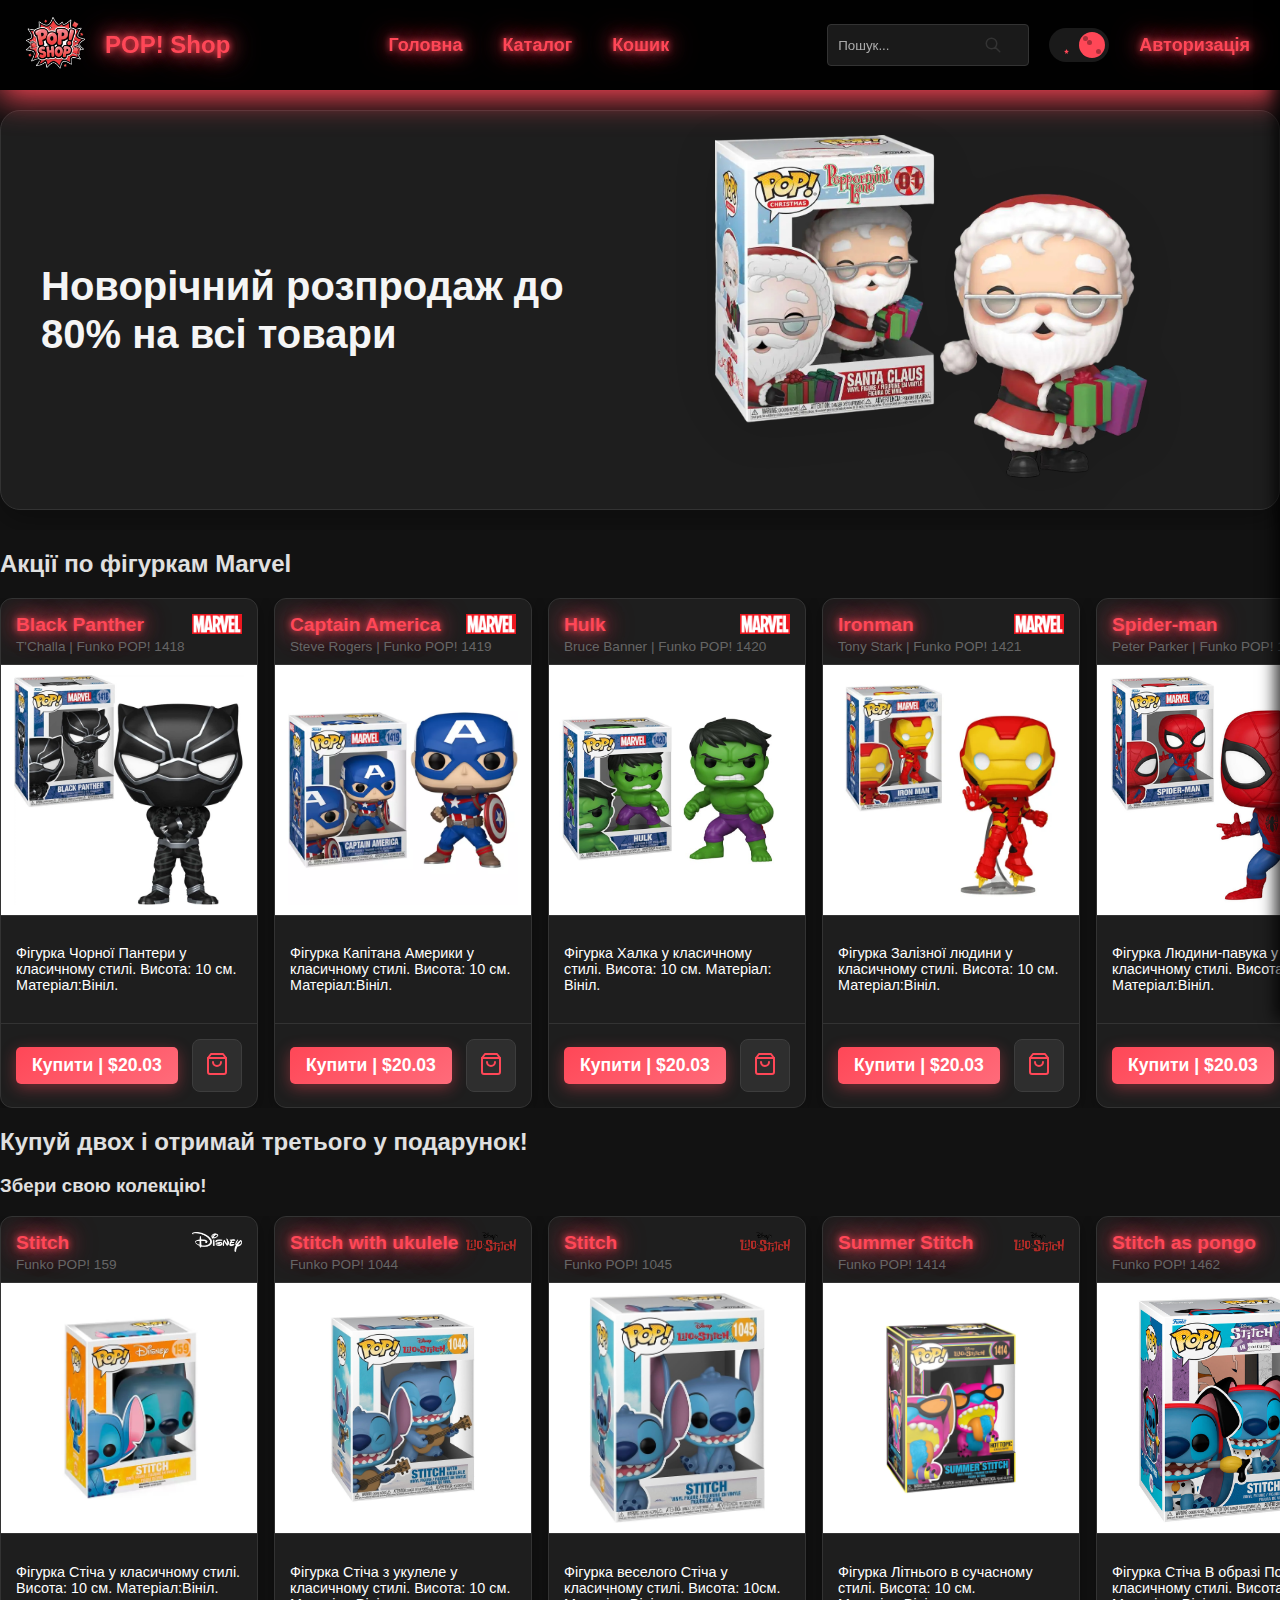
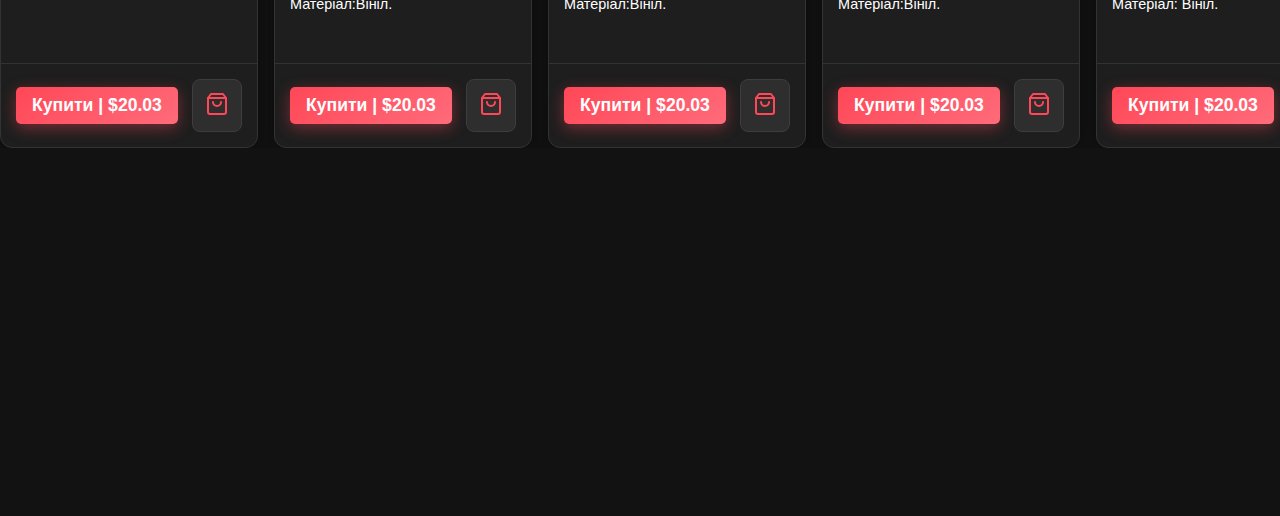
<file: index.html>
﻿<!DOCTYPE html>
<html lang="uk">

<head>
    <meta charset="UTF-8">
    <meta name="viewport" content="width=device-width, initial-scale=1.0">
    <title>Pop!</title>
    <link rel="stylesheet" href="pop.style.css">
    <link rel="icon" href="photo_5312278550180203579_y.png" type="image/x-icon" id="favicon">
</head>

<body class="dark-theme">

    <div class="header-container">
        <header id="header2">
            <!-- Ліва частина -->
            <div class="headertext" id="headertext1">
                <div class="logocontainer" id="logo">
                    <!-- Залишив ваш placeholder, краще використовувати SVG або data URL -->
                    <img id="logoday" data-theme-aware="logo" src="photo_5312278550180203579_y.png">
                </div>
                <div class="title">
                    <h1>POP! Shop</h1>
                </div>
            </div>

            <!-- Центр: Навігація -->
            <nav class="nav-center" id="desktop-nav">
                <a href="index.html" class="nav-link">Головна</a>
                <a href="catalog.html" class="nav-link">Каталог</a>
                <a href="cart.html" class="nav-link">Кошик</a>
            </nav>

            <!-- Права частина -->
            <div class="header-right" id="desktop-controls">

                <!-- Пошук -->
                <form class="form" id="search-form">
                    <label for="search">
                        <input required="" autocomplete="off" placeholder="Пошук..." id="search" type="text">
                        <!-- Іконка лупи, яка тепер діє як кнопка -->
                        <div class="icon" role="button" id="search-button" aria-label="Пошук">
                            <svg stroke-width="2" stroke="currentColor" viewBox="0 0 24 24" fill="none"
                                xmlns="http://www.w3.org/2000/svg" class="swap-on">
                                <path d="M21 21l-6-6m2-5a7 7 0 11-14 0 7 7 0 0114 0z" stroke-linejoin="round"
                                    stroke-linecap="round"></path>
                            </svg>
                            <svg class="swap-off"></svg>
                        </div>
                        <!-- Кнопка закриття (хрестик) -->
                        <button type="reset" class="close-btn" aria-label="Очистити пошук">
                            <svg viewBox="0 0 20 20" class="h-5 w-5" xmlns="http://www.w3.org/2000/svg">
                                <path clip-rule="evenodd"
                                    d="M4.293 4.293a1 1 0 011.414 0L10 8.586l4.293-4.293a1 1 0 111.414 1.414L11.414 10l4.293 4.293a1 1 0 01-1.414 1.414L10 11.414l-4.293 4.293a1 1 0 01-1.414-1.414L8.586 10 4.293 5.707a1 1 0 010-1.414z"
                                    fill-rule="evenodd"></path>
                            </svg>
                        </button>
                    </label>
                </form>

                <!-- Перемикач теми (з SVG) -->
                <label class="switch">
                    <input id="theme-switch" type="checkbox" />
                    <div class="slider round">
                        <div class="sun-moon">
                            <!-- Місячні плями -->
                            <svg id="moon-dot-1" class="moon-dot" viewBox="0 0 5 5">
                                <circle cx="2.5" cy="2.5" r="2.5"></circle>
                            </svg>
                            <svg id="moon-dot-2" class="moon-dot" viewBox="0 0 5 5">
                                <circle cx="2.5" cy="2.5" r="2.5"></circle>
                            </svg>
                            <svg id="moon-dot-3" class="moon-dot" viewBox="0 0 5 5">
                                <circle cx="2.5" cy="2.5" r="2.5"></circle>
                            </svg>
                            <!-- Промені (Сонце) -->
                            <svg id="light-ray-sun" class="light-ray" viewBox="0 0 26 26">
                                <path
                                    d="M13,0 L14.5,4 L19,2.5 L17.5,7 L22,8.5 L18,10.5 L20,15 L14.5,14 L13,18.5 L11.5,14 L7,15 L9,10.5 L5,8.5 L9.5,7 L8,2.5 L12.5,4 Z"
                                    fill="yellow" />
                            </svg>
                            <!-- Хмари -->
                            <svg id="cloud-1" class="cloud-light" viewBox="0 0 15 15">
                                <circle cx="4" cy="10" r="4"></circle>
                                <circle cx="10" cy="10" r="4"></circle>
                                <circle cx="7" cy="6" r="5"></circle>
                            </svg>
                            <svg id="cloud-2" class="cloud-light" viewBox="0 0 15 15">
                                <circle cx="4" cy="10" r="4"></circle>
                                <circle cx="10" cy="10" r="4"></circle>
                                <circle cx="7" cy="6" r="5"></circle>
                            </svg>
                        </div>
                        <!-- Зірки -->
                        <div class="stars">
                            <svg id="star-1" class="star" viewBox="0 0 10 10">
                                <polygon points="5,0 6.5,3.5 10,4 7,6.5 7.5,10 5,8 2.5,10 3,6.5 0,4 3.5,3.5" />
                            </svg>
                            <svg id="star-2" class="star" viewBox="0 0 10 10">
                                <polygon points="5,0 6.5,3.5 10,4 7,6.5 7.5,10 5,8 2.5,10 3,6.5 0,4 3.5,3.5" />
                            </svg>
                            <svg id="star-3" class="star" viewBox="0 0 10 10">
                                <polygon points="5,0 6.5,3.5 10,4 7,6.5 7.5,10 5,8 2.5,10 3,6.5 0,4 3.5,3.5" />
                            </svg>
                            <svg id="star-4" class="star" viewBox="0 0 10 10">
                                <polygon points="5,0 6.5,3.5 10,4 7,6.5 7.5,10 5,8 2.5,10 3,6.5 0,4 3.5,3.5" />
                            </svg>
                        </div>
                    </div>
                </label>

                <!-- Авторизація -->
                <a href="register.html" class="nav-link" id="authorization-link">Авторизація</a>
            </div>

            <!-- Гамбургер -->
            <button class="menu-toggle" id="menu-btn" aria-label="Menu">
                <span></span><span></span><span></span>
            </button>
        </header>
    </div>
    <!-- СЛАЙД МЕНЮ -->
    <div class="mobile-sidebar" id="mobile-sidebar">
        <!-- JS скопіює сюди елементи -->
    </div>
    <main>
        <div class="carousel-container">
            <!-- Секція 1 -->
            <div class="carousel-section">
                <h2>Новорічний розпродаж до 80% на всі товари</h2>
                <div class="carousel-image-wrapper">
                    <img src="christmas.png" alt="Christmas Sale"
                        onerror="this.src='https://via.placeholder.com/400x400?text=Christmas+Sale'">
                </div>
            </div>

            <!-- Секція 2 -->
            <div class="carousel-section">
                <h2>Акції на новинки по п'ятому сезону Stranger Things</h2>
                <div class="carousel-image-wrapper">
                    <img src="stranger things.png" alt="Stranger Things"
                        onerror="this.src='https://via.placeholder.com/400x400?text=Stranger+Things'">
                </div>
            </div>

            <!-- Секція 3 -->
            <div class="carousel-section">
                <h2>Безкоштовна доставка при замовленні від 6000грн</h2>
                <div class="carousel-image-wrapper">
                    <img src="freddy.png" alt="Free Delivery"
                        onerror="this.src='https://via.placeholder.com/400x400?text=Freddy+Delivery'">
                </div>
            </div>
        </div>
        <h2>Акції по фігуркам Marvel</h2>
        <div class="products">
            <div class="product-card">
                <div class="card-header" id="cardheader">
                    <div class="title-and-franchise">
                        <h3 class="product-title">Black Panther</h3>
                        <div class="product-franchise">
                            <img src="Marvel_Logo.svg.png">
                        </div>
                    </div>
                    <h4>T'Challa | Funko POP! 1418</h4>
                </div>
                <div class="card-image-container">
                    <img src="588077361.webp" alt="Фігурка Людини-павука Funko POP!" class="product-image">
                </div>
                <div class="card-caption p-4">
                    <p class="product-description">Фігурка Чорної Пантери у класичному стилі. Висота: 10 см. Матеріал:Вініл.</p>
                </div>
                <div class="card-actions">
                    <div class="price-and-cart">
                        <button class="price-button py-2 px-4 rounded-lg">
                            <span class="price-text"> Купити | $20.03</span>
                        </button>
                        <button class="cart-button p-3 rounded-lg" aria-label="Додати в кошик">
                            <svg class="w-6 h-6" viewBox="0 0 24 24" fill="none" stroke="currentColor" stroke-width="2"
                                stroke-linecap="round" stroke-linejoin="round">
                                <path d="M6 2L3 6v14a2 2 0 0 0 2 2h14a2 2 0 0 0 2-2V6l-3-4z"></path>
                                <line x1="3" y1="6" x2="21" y2="6"></line>
                                <path d="M16 10a4 4 0 0 1-8 0"></path>
                            </svg>
                        </button>
                    </div>
                </div>
            </div>
            <div class="product-card">
                <div class="card-header" id="cardheader">
                    <div class="title-and-franchise">
                        <h3 class="product-title">Captain America</h3>
                        <div class="product-franchise">
                            <img src="Marvel_Logo.svg.png">
                        </div>
                    </div>
                    <h4>Steve Rogers | Funko POP! 1419</h4>
                </div>
                <div class="card-image-container">
                    <img src="515073030.webp" alt="Фігурка Людини-павука Funko POP!" class="product-image">
                </div>
                <div class="card-caption p-4">
                    <p class="product-description">Фігурка Капітана Америки у класичному стилі. Висота: 10 см. Матеріал:Вініл.</p>
                </div>
                <div class="card-actions">
                    <div class="price-and-cart">
                        <button class="price-button py-2 px-4 rounded-lg">
                            <span class="price-text"> Купити | $20.03</span>
                        </button>
                        <button class="cart-button p-3 rounded-lg" aria-label="Додати в кошик">
                            <svg class="w-6 h-6" viewBox="0 0 24 24" fill="none" stroke="currentColor" stroke-width="2"
                                stroke-linecap="round" stroke-linejoin="round">
                                <path d="M6 2L3 6v14a2 2 0 0 0 2 2h14a2 2 0 0 0 2-2V6l-3-4z"></path>
                                <line x1="3" y1="6" x2="21" y2="6"></line>
                                <path d="M16 10a4 4 0 0 1-8 0"></path>
                            </svg>
                        </button>
                    </div>
                </div>
            </div>
            <div class="product-card">
                <div class="card-header" id="cardheader">
                    <div class="title-and-franchise">
                        <h3 class="product-title">Hulk</h3>
                        <div class="product-franchise">
                            <img src="Marvel_Logo.svg.png">
                        </div>
                    </div>
                    <h4>Bruce Banner | Funko POP! 1420</h4>
                </div>
                <div class="card-image-container">
                    <img src="501372890.webp" alt="Фігурка Людини-павука Funko POP!" class="product-image">
                </div>
                <div class="card-caption p-4">
                    <p class="product-description">Фігурка Халка у класичному стилі. Висота: 10 см. Матеріал: Вініл.</p>
                </div>
                <div class="card-actions">
                    <div class="price-and-cart">
                        <button class="price-button py-2 px-4 rounded-lg">
                            <span class="price-text"> Купити | $20.03</span>
                        </button>
                        <button class="cart-button p-3 rounded-lg" aria-label="Додати в кошик">
                            <svg class="w-6 h-6" viewBox="0 0 24 24" fill="none" stroke="currentColor" stroke-width="2"
                                stroke-linecap="round" stroke-linejoin="round">
                                <path d="M6 2L3 6v14a2 2 0 0 0 2 2h14a2 2 0 0 0 2-2V6l-3-4z"></path>
                                <line x1="3" y1="6" x2="21" y2="6"></line>
                                <path d="M16 10a4 4 0 0 1-8 0"></path>
                            </svg>
                        </button>
                    </div>
                </div>
            </div>
            <div class="product-card">
                <div class="card-header" id="cardheader">
                    <div class="title-and-franchise">
                        <h3 class="product-title">Ironman</h3>
                        <div class="product-franchise">
                            <img src="Marvel_Logo.svg.png">
                        </div>
                    </div>
                    <h4>Tony Stark | Funko POP! 1421</h4>
                </div>
                <div class="card-image-container">
                    <img src="824996.webp" alt="Фігурка Людини-павука Funko POP!" class="product-image">
                </div>
                <div class="card-caption p-4">
                    <p class="product-description">Фігурка Залізної людини у класичному стилі. Висота: 10 см. Матеріал:Вініл.</p>
                </div>
                <div class="card-actions">
                    <div class="price-and-cart">
                        <button class="price-button py-2 px-4 rounded-lg">
                            <span class="price-text"> Купити | $20.03</span>
                        </button>
                        <button class="cart-button p-3 rounded-lg" aria-label="Додати в кошик">
                            <svg class="w-6 h-6" viewBox="0 0 24 24" fill="none" stroke="currentColor" stroke-width="2"
                                stroke-linecap="round" stroke-linejoin="round">
                                <path d="M6 2L3 6v14a2 2 0 0 0 2 2h14a2 2 0 0 0 2-2V6l-3-4z"></path>
                                <line x1="3" y1="6" x2="21" y2="6"></line>
                                <path d="M16 10a4 4 0 0 1-8 0"></path>
                            </svg>
                        </button>
                    </div>
                </div>
            </div>
            <div class="product-card">
                <div class="card-header" id="cardheader">
                    <div class="title-and-franchise">
                        <h3 class="product-title">Spider-man</h3>
                        <div class="product-franchise">
                            <img src="Marvel_Logo.svg.png">
                        </div>
                    </div>
                    <h4>Peter Parker | Funko POP! 1422</h4>
                </div>
                <div class="card-image-container">
                    <img src="501374361.webp" alt="Фігурка Людини-павука Funko POP!" class="product-image">
                </div>
                <div class="card-caption p-4">
                    <p class="product-description">Фігурка Людини-павука у класичному стилі. Висота: 10 см. Матеріал:Вініл.</p>
                </div>
                <div class="card-actions">
                    <div class="price-and-cart">
                        <button class="price-button py-2 px-4 rounded-lg">
                            <span class="price-text">Купити | $20.03</span>
                        </button>
                        <button class="cart-button p-3 rounded-lg" aria-label="Додати в кошик">
                            <svg class="w-6 h-6" viewBox="0 0 24 24" fill="none" stroke="currentColor" stroke-width="2"
                                stroke-linecap="round" stroke-linejoin="round">
                                <path d="M6 2L3 6v14a2 2 0 0 0 2 2h14a2 2 0 0 0 2-2V6l-3-4z"></path>
                                <line x1="3" y1="6" x2="21" y2="6"></line>
                                <path d="M16 10a4 4 0 0 1-8 0"></path>
                            </svg>
                        </button>
                    </div>
                </div>
            </div>
        </div>
        <h2>Купуй двох і отримай третього у подарунок!</h2>
        <h3>Збери свою колекцію!</h3>
        <div class="products">
            <div class="product-card">
                <div class="card-header" id="cardheader">
                    <div class="title-and-franchise">
                        <h3 class="product-title">Stitch</h3>
                        <div class="product-franchise">
                            <img src="disneyblack.png" data-theme-aware="disney" alt="Disney logo">
                        </div>
                    </div>
                    <h4>Funko POP! 159</h4>
                </div>
                <div class="card-image-container">
                    <img src="17b2f60e981e7a4fb1fa55ff8722dcee.jpg.webp" alt="Фігурка Стіч Funko POP!"
                        class="product-image">
                </div>
                <div class="card-caption p-4">
                    <p class="product-description">Фігурка Стіча у класичному стилі. Висота: 10 см. Матеріал:Вініл.</p>
                </div>
                <div class="card-actions">
                    <div class="price-and-cart">
                        <button class="price-button py-2 px-4 rounded-lg">
                            <span class="price-text"> Купити | $20.03</span>
                        </button>
                        <button class="cart-button p-3 rounded-lg" aria-label="Додати в кошик">
                            <svg class="w-6 h-6" viewBox="0 0 24 24" fill="none" stroke="currentColor" stroke-width="2"
                                stroke-linecap="round" stroke-linejoin="round">
                                <path d="M6 2L3 6v14a2 2 0 0 0 2 2h14a2 2 0 0 0 2-2V6l-3-4z"></path>
                                <line x1="3" y1="6" x2="21" y2="6"></line>
                                <path d="M16 10a4 4 0 0 1-8 0"></path>
                            </svg>
                        </button>
                    </div>
                </div>
            </div>
            <div class="product-card">
                <div class="card-header" id="cardheader">
                    <div class="title-and-franchise">
                        <h3 class="product-title">Stitch with ukulele</h3>
                        <div class="product-franchise">
                            <img src="Lilo and Stitch Logo.png">
                        </div>
                    </div>
                    <h4>Funko POP! 1044</h4>
                </div>
                <div class="card-image-container">
                    <img src="61J4X7JfPvL.jpg" alt="Фігурка Людини-павука Funko POP!" class="product-image">
                </div>
                <div class="card-caption p-4">
                    <p class="product-description">Фігурка Стіча з укулеле у класичному стилі. Висота: 10 см. Матеріал:Вініл.</p>
                </div>
                <div class="card-actions">
                    <div class="price-and-cart">
                        <button class="price-button py-2 px-4 rounded-lg">
                            <span class="price-text"> Купити | $20.03</span>
                        </button>
                        <button class="cart-button p-3 rounded-lg" aria-label="Додати в кошик">
                            <svg class="w-6 h-6" viewBox="0 0 24 24" fill="none" stroke="currentColor" stroke-width="2"
                                stroke-linecap="round" stroke-linejoin="round">
                                <path d="M6 2L3 6v14a2 2 0 0 0 2 2h14a2 2 0 0 0 2-2V6l-3-4z"></path>
                                <line x1="3" y1="6" x2="21" y2="6"></line>
                                <path d="M16 10a4 4 0 0 1-8 0"></path>
                            </svg>
                        </button>
                    </div>
                </div>
            </div>
            <div class="product-card">
                <div class="card-header" id="cardheader">
                    <div class="title-and-franchise">
                        <h3 class="product-title">Stitch</h3>
                        <div class="product-franchise">
                            <img src="Lilo and Stitch Logo.png">
                        </div>
                    </div>
                    <h4>Funko POP! 1045</h4>
                </div>
                <div class="card-image-container">
                    <img src="618lkYll7KL._AC_UF894,1000_QL80_.jpg" alt="Фігурка Стіча Funko POP!"
                        class="product-image">
                </div>
                <div class="card-caption p-4">
                    <p class="product-description">Фігурка веселого Стіча у класичному стилі. Висота: 10см. Матеріал:Вініл.</p>
                </div>
                <div class="card-actions">
                    <div class="price-and-cart">
                        <button class="price-button py-2 px-4 rounded-lg">
                            <span class="price-text"> Купити | $20.03</span>
                        </button>
                        <button class="cart-button p-3 rounded-lg" aria-label="Додати в кошик">
                            <svg class="w-6 h-6" viewBox="0 0 24 24" fill="none" stroke="currentColor" stroke-width="2"
                                stroke-linecap="round" stroke-linejoin="round">
                                <path d="M6 2L3 6v14a2 2 0 0 0 2 2h14a2 2 0 0 0 2-2V6l-3-4z"></path>
                                <line x1="3" y1="6" x2="21" y2="6"></line>
                                <path d="M16 10a4 4 0 0 1-8 0"></path>
                            </svg>
                        </button>
                    </div>
                </div>
            </div>
            <div class="product-card">
                <div class="card-header" id="cardheader">
                    <div class="title-and-franchise">
                        <h3 class="product-title">Summer Stitch</h3>
                        <div class="product-franchise">
                            <img src="Lilo and Stitch Logo.png">
                        </div>
                    </div>
                    <h4>Funko POP! 1414</h4>
                </div>
                <div class="card-image-container">
                    <img src="Summer_Stitch_1414_Blacklight_Funko_Pop_-_Lilo_Stitch_-_Hot_Topic_Exclusive.webp" alt="Фігурка Людини-павука Funko POP!" class="product-image">
                </div>
                <div class="card-caption p-4">
                    <p class="product-description">Фігурка Літнього в сучасному стилі. Висота: 10 см. Матеріал:Вініл.</p>
                </div>
                <div class="card-actions">
                    <div class="price-and-cart">
                        <button class="price-button py-2 px-4 rounded-lg">
                            <span class="price-text">Купити | $20.03</span>
                        </button>
                        <button class="cart-button p-3 rounded-lg" aria-label="Додати в кошик">
                            <svg class="w-6 h-6" viewBox="0 0 24 24" fill="none" stroke="currentColor" stroke-width="2"
                                stroke-linecap="round" stroke-linejoin="round">
                                <path d="M6 2L3 6v14a2 2 0 0 0 2 2h14a2 2 0 0 0 2-2V6l-3-4z"></path>
                                <line x1="3" y1="6" x2="21" y2="6"></line>
                                <path d="M16 10a4 4 0 0 1-8 0"></path>
                            </svg>
                        </button>
                    </div>
                </div>
            </div>
            <div class="product-card">
                <div class="card-header" id="cardheader">
                    <div class="title-and-franchise">
                        <h3 class="product-title">Stitch as pongo</h3>
                        <div class="product-franchise">
                            <img src="Lilo and Stitch Logo.png">
                        </div>
                    </div>
                    <h4>Funko POP! 1462</h4>
                </div>
                <div class="card-image-container">
                    <img src="pop-figure-disney-stitch-as-pongo.jpg" alt="Фігурка Людини-павука Funko POP!"
                        class="product-image">
                </div>
                <div class="card-caption p-4">
                    <p class="product-description">Фігурка Стіча В образі Понго у класичному стилі. Висота: 10 см. Матеріал: Вініл.</p>
                </div>
                <div class="card-actions">
                    <div class="price-and-cart">
                        <button class="price-button py-2 px-4 rounded-lg">
                            <span class="price-text">Купити | $20.03</span>
                        </button>
                        <button class="cart-button p-3 rounded-lg" aria-label="Додати в кошик">
                            <svg class="w-6 h-6" viewBox="0 0 24 24" fill="none" stroke="currentColor" stroke-width="2"
                                stroke-linecap="round" stroke-linejoin="round">
                                <path d="M6 2L3 6v14a2 2 0 0 0 2 2h14a2 2 0 0 0 2-2V6l-3-4z"></path>
                                <line x1="3" y1="6" x2="21" y2="6"></line>
                                <path d="M16 10a4 4 0 0 1-8 0"></path>
                            </svg>
                        </button>
                    </div>
                </div>
            </div>
            <div class="product-card">
                <div class="card-header" id="cardheader">
                    <div class="title-and-franchise">
                        <h3 class="product-title">Stitch with candy cane</h3>
                        <div class="product-franchise">
                            <img src="Lilo and Stitch Logo.png">
                        </div>
                    </div>
                    <h4>Funko POP! 1502</h4>
                </div>

                <div class="card-image-container">
                    <img src="x_fk80036_a.webp" alt="Фігурка Людини-павука Funko POP!" class="product-image">
                </div>
                <div class="card-caption p-4">
                    <p class="product-description">Фігурка Новорічного Стітча із льодяником у класичному стилі. Висота: 10 см. Матеріал:Вініл.</p>
                </div>
                <div class="card-actions">
                    <div class="price-and-cart">
                        <button class="price-button py-2 px-4 rounded-lg">
                            <span class="price-text"> Купити | $20.03</span>
                        </button>
                        <button class="cart-button p-3 rounded-lg" aria-label="Додати в кошик">
                            <svg class="w-6 h-6" viewBox="0 0 24 24" fill="none" stroke="currentColor" stroke-width="2"
                                stroke-linecap="round" stroke-linejoin="round">
                                <path d="M6 2L3 6v14a2 2 0 0 0 2 2h14a2 2 0 0 0 2-2V6l-3-4z"></path>
                                <line x1="3" y1="6" x2="21" y2="6"></line>
                                <path d="M16 10a4 4 0 0 1-8 0"></path>
                            </svg>
                        </button>
                    </div>
                </div>
            </div>
            <div class="product-card">
                <div class="card-header" id="cardheader">
                    <div class="title-and-franchise">
                        <h3 class="product-title">Stitch</h3>
                        <div class="product-franchise">
                            <img src="Disney_Stitch_logo.png" data-theme-aware="disney-stitch" alt="Disney Stitch logo">
                        </div>
                    </div>
                    <h4>Funko POP! 1538</h4>
                </div>
                <div class="card-image-container">
                    <img src="Stitch1538_2-800x800.jpg" alt="Фігурка Людини-павука Funko POP!" class="product-image">
                </div>
                <div class="card-caption p-4">
                    <p class="product-description">Фігурка ексклюзивного чотирирукого Стітча у класичному стилі. Висота: 10 см. Матеріал:Вініл.</p>
                </div>
                <div class="card-actions">
                    <div class="price-and-cart">
                        <button class="price-button py-2 px-4 rounded-lg">
                            <span class="price-text">Купити | $20.03</span>
                        </button>
                        <button class="cart-button p-3 rounded-lg" aria-label="Додати в кошик">
                            <svg class="w-6 h-6" viewBox="0 0 24 24" fill="none" stroke="currentColor" stroke-width="2"
                                stroke-linecap="round" stroke-linejoin="round">
                                <path d="M6 2L3 6v14a2 2 0 0 0 2 2h14a2 2 0 0 0 2-2V6l-3-4z"></path>
                                <line x1="3" y1="6" x2="21" y2="6"></line>
                                <path d="M16 10a4 4 0 0 1-8 0"></path>
                            </svg>
                        </button>
                    </div>
                </div>
            </div>
            <div class="product-card">
                <div class="card-header" id="cardheader">
                    <div class="title-and-franchise">
                        <h3 class="product-title">Luau Stitch</h3>
                        <div class="product-franchise">
                            <img src="Lilo and Stitch Logo.png">
                        </div>
                    </div>
                    <h4>Funko POP! 1567</h4>
                </div>
                <div class="card-image-container">
                    <img src="6763893618_w400_h400_figurka-fanko-pop.webp" alt="Фігурка Людини-павука Funko POP!"
                        class="product-image">
                </div>
                <div class="card-caption p-4">
                    <p class="product-description">Фігурка Луау Стіча у класичному стилі. Висота: 10 см. Матеріал:Вініл.
                    </p>
                </div>
                <div class="card-actions">
                    <div class="price-and-cart">
                        <button class="price-button py-2 px-4 rounded-lg">
                            <span class="price-text"> Купити | $20.03</span>
                        </button>
                        <button class="cart-button p-3 rounded-lg" aria-label="Додати в кошик">
                            <svg class="w-6 h-6" viewBox="0 0 24 24" fill="none" stroke="currentColor" stroke-width="2"
                                stroke-linecap="round" stroke-linejoin="round">
                                <path d="M6 2L3 6v14a2 2 0 0 0 2 2h14a2 2 0 0 0 2-2V6l-3-4z"></path>
                                <line x1="3" y1="6" x2="21" y2="6"></line>
                                <path d="M16 10a4 4 0 0 1-8 0"></path>
                            </svg>
                        </button>
                    </div>
                </div>
            </div>
        </div>
    </main>
    <script src="Pop!.js"></script>
</body>

</html>
</file>
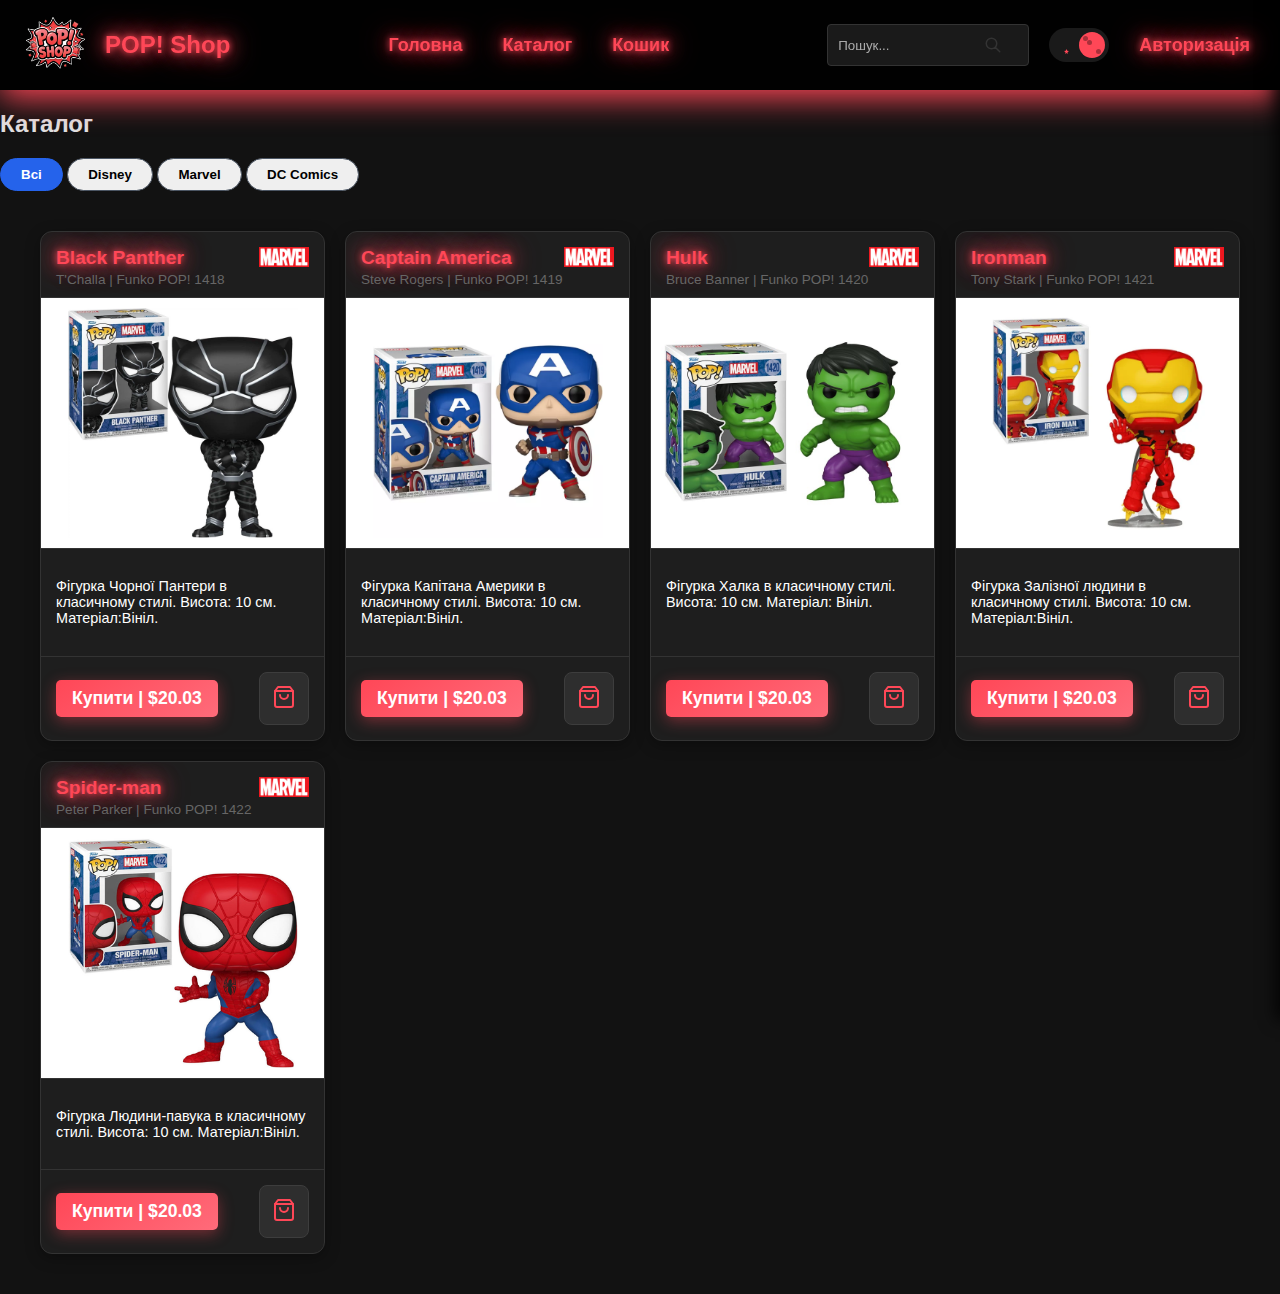
<file: catalog.html>
<!DOCTYPE html>
<html lang="uk">

<head>
    <meta charset="UTF-8">
    <meta name="viewport" content="width=device-width, initial-scale=1.0">
    <title>Pop! catalog</title>
    <link rel="stylesheet" href="catalog.css">
    <link rel="icon" href="photo_5312278550180203579_y.png" type="image/x-icon" id="favicon">
</head>

<body class="dark-theme">
    <div class="header-container">
        <header id="header2">
            <!-- Ліва частина -->
            <div class="headertext" id="headertext1">
                <div class="logocontainer" id="logo">
                    <!-- Залишив ваш placeholder, краще використовувати SVG або data URL -->
                    <img id="logoday" data-theme-aware="logo" src="photo_5312278550180203579_y.png">
                </div>
                <div class="title">
                    <h1>POP! Shop</h1>
                </div>
            </div>

            <!-- Центр: Навігація -->
            <nav class="nav-center" id="desktop-nav">
                <a href="index.html" class="nav-link">Головна</a>
                <a href="catalog.html" class="nav-link">Каталог</a>
                <a href="cart.html" class="nav-link">Кошик</a>
            </nav>

            <!-- Права частина -->
            <div class="header-right" id="desktop-controls">

                <!-- Пошук -->
                <form class="form" id="search-form">
                    <label for="search">
                        <input required="" autocomplete="off" placeholder="Пошук..." id="search" type="text">
                        <!-- Іконка лупи, яка тепер діє як кнопка -->
                        <div class="icon" role="button" id="search-button" aria-label="Пошук">
                            <svg stroke-width="2" stroke="currentColor" viewBox="0 0 24 24" fill="none"
                                xmlns="http://www.w3.org/2000/svg" class="swap-on">
                                <path d="M21 21l-6-6m2-5a7 7 0 11-14 0 7 7 0 0114 0z" stroke-linejoin="round"
                                    stroke-linecap="round"></path>
                            </svg>
                            <svg class="swap-off"></svg>
                        </div>
                        <!-- Кнопка закриття (хрестик) -->
                        <button type="reset" class="close-btn" aria-label="Очистити пошук">
                            <svg viewBox="0 0 20 20" class="h-5 w-5" xmlns="http://www.w3.org/2000/svg">
                                <path clip-rule="evenodd"
                                    d="M4.293 4.293a1 1 0 011.414 0L10 8.586l4.293-4.293a1 1 0 111.414 1.414L11.414 10l4.293 4.293a1 1 0 01-1.414 1.414L10 11.414l-4.293 4.293a1 1 0 01-1.414-1.414L8.586 10 4.293 5.707a1 1 0 010-1.414z"
                                    fill-rule="evenodd"></path>
                            </svg>
                        </button>
                    </label>
                </form>

                <!-- Перемикач теми (з SVG) -->
                <label class="switch">
                    <input id="theme-switch" type="checkbox" />
                    <div class="slider round">
                        <div class="sun-moon">
                            <!-- Місячні плями -->
                            <svg id="moon-dot-1" class="moon-dot" viewBox="0 0 5 5">
                                <circle cx="2.5" cy="2.5" r="2.5"></circle>
                            </svg>
                            <svg id="moon-dot-2" class="moon-dot" viewBox="0 0 5 5">
                                <circle cx="2.5" cy="2.5" r="2.5"></circle>
                            </svg>
                            <svg id="moon-dot-3" class="moon-dot" viewBox="0 0 5 5">
                                <circle cx="2.5" cy="2.5" r="2.5"></circle>
                            </svg>
                            <!-- Промені (Сонце) -->
                            <svg id="light-ray-sun" class="light-ray" viewBox="0 0 26 26">
                                <path
                                    d="M13,0 L14.5,4 L19,2.5 L17.5,7 L22,8.5 L18,10.5 L20,15 L14.5,14 L13,18.5 L11.5,14 L7,15 L9,10.5 L5,8.5 L9.5,7 L8,2.5 L12.5,4 Z"
                                    fill="yellow" />
                            </svg>
                            <!-- Хмари -->
                            <svg id="cloud-1" class="cloud-light" viewBox="0 0 15 15">
                                <circle cx="4" cy="10" r="4"></circle>
                                <circle cx="10" cy="10" r="4"></circle>
                                <circle cx="7" cy="6" r="5"></circle>
                            </svg>
                            <svg id="cloud-2" class="cloud-light" viewBox="0 0 15 15">
                                <circle cx="4" cy="10" r="4"></circle>
                                <circle cx="10" cy="10" r="4"></circle>
                                <circle cx="7" cy="6" r="5"></circle>
                            </svg>
                        </div>
                        <!-- Зірки -->
                        <div class="stars">
                            <svg id="star-1" class="star" viewBox="0 0 10 10">
                                <polygon points="5,0 6.5,3.5 10,4 7,6.5 7.5,10 5,8 2.5,10 3,6.5 0,4 3.5,3.5" />
                            </svg>
                            <svg id="star-2" class="star" viewBox="0 0 10 10">
                                <polygon points="5,0 6.5,3.5 10,4 7,6.5 7.5,10 5,8 2.5,10 3,6.5 0,4 3.5,3.5" />
                            </svg>
                            <svg id="star-3" class="star" viewBox="0 0 10 10">
                                <polygon points="5,0 6.5,3.5 10,4 7,6.5 7.5,10 5,8 2.5,10 3,6.5 0,4 3.5,3.5" />
                            </svg>
                            <svg id="star-4" class="star" viewBox="0 0 10 10">
                                <polygon points="5,0 6.5,3.5 10,4 7,6.5 7.5,10 5,8 2.5,10 3,6.5 0,4 3.5,3.5" />
                            </svg>
                        </div>
                    </div>
                </label>

                <!-- Авторизація -->
                <a href="register.html" class="nav-link" id="authorization-link">Авторизація</a>
            </div>

            <!-- Гамбургер -->
            <button class="menu-toggle" id="menu-btn" aria-label="Menu">
                <span></span><span></span><span></span>
            </button>
        </header>
    </div>
    <!-- СЛАЙД МЕНЮ -->
    <div class="mobile-sidebar" id="mobile-sidebar">
        <!-- JS скопіює сюди елементи -->
    </div>
    <main class="max-w-7xl mx-auto px-6 py-10">

        <div class="flex flex-col md:flex-row justify-between items-end mb-10 gap-6">
            <h2 class="text-4xl font-black uppercase">Каталог</h2>

            <!-- Кнопки фильтров -->
            <div class="filter-container flex flex-wrap gap-2">
                <button onclick="filterProducts('all')" data-cat="all" class="filter-btn active">Всі</button>
                <button onclick="filterProducts('disney')" data-cat="disney" class="filter-btn">Disney</button>
                <button onclick="filterProducts('marvel')" data-cat="marvel" class="filter-btn">Marvel</button>
                <button onclick="filterProducts('dc')" data-cat="dc" class="filter-btn">DC Comics</button>
            </div>
        </div>

        <!-- СЕТКА КАРТОЧЕК -->
        <div class="product-grid">
            <div class="product-card" data-category="disney">
                <div class="card-header" id="cardheader">
                    <div class="title-and-franchise">
                        <h3 class="product-title">Black Panther</h3>
                        <div class="product-franchise">
                            <img src="Marvel_Logo.svg.png">
                        </div>
                    </div>
                    <h4>T'Challa | Funko POP! 1418</h4>
                </div>

                <div class="card-image-container">
                    <img src="588077361.webp" alt="Фігурка Людини-павука Funko POP!" class="product-image">
                </div>

                <div class="card-caption p-4">
                    <p class="product-description">Фігурка Чорної Пантери в класичному стилі. Висота: 10 см.
                        Матеріал:Вініл.</p>
                </div>
                <div class="card-actions">
                    <div class="price-and-cart">
                        <button class="price-button py-2 px-4 rounded-lg">
                            <span class="price-text"> Купити | $20.03</span>
                        </button>
                        <button class="cart-button p-3 rounded-lg" aria-label="Додати в кошик">
                            <svg class="w-6 h-6" viewBox="0 0 24 24" fill="none" stroke="currentColor" stroke-width="2"
                                stroke-linecap="round" stroke-linejoin="round">
                                <path d="M6 2L3 6v14a2 2 0 0 0 2 2h14a2 2 0 0 0 2-2V6l-3-4z"></path>
                                <line x1="3" y1="6" x2="21" y2="6"></line>
                                <path d="M16 10a4 4 0 0 1-8 0"></path>
                            </svg>
                        </button>
                    </div>
                </div>
            </div>
            <div class="product-card">
                <div class="card-header" id="cardheader">
                    <div class="title-and-franchise">
                        <h3 class="product-title">Captain America</h3>
                        <div class="product-franchise">
                            <img src="Marvel_Logo.svg.png">
                        </div>
                    </div>
                    <h4>Steve Rogers | Funko POP! 1419</h4>
                </div>

                <div class="card-image-container">
                    <img src="515073030.webp" alt="Фігурка Людини-павука Funko POP!" class="product-image">
                </div>

                <div class="card-caption p-4">
                    <p class="product-description">Фігурка Капітана Америки в класичному стилі. Висота: 10 см.
                        Матеріал:Вініл.</p>
                </div>
                <div class="card-actions">
                    <div class="price-and-cart">
                        <button class="price-button py-2 px-4 rounded-lg">
                            <span class="price-text"> Купити | $20.03</span>
                        </button>
                        <button class="cart-button p-3 rounded-lg" aria-label="Додати в кошик">
                            <svg class="w-6 h-6" viewBox="0 0 24 24" fill="none" stroke="currentColor" stroke-width="2"
                                stroke-linecap="round" stroke-linejoin="round">
                                <path d="M6 2L3 6v14a2 2 0 0 0 2 2h14a2 2 0 0 0 2-2V6l-3-4z"></path>
                                <line x1="3" y1="6" x2="21" y2="6"></line>
                                <path d="M16 10a4 4 0 0 1-8 0"></path>
                            </svg>
                        </button>
                    </div>
                </div>
            </div>
            <div class="product-card">
                <div class="card-header" id="cardheader">
                    <div class="title-and-franchise">
                        <h3 class="product-title">Hulk</h3>
                        <div class="product-franchise">
                            <img src="Marvel_Logo.svg.png">
                        </div>
                    </div>
                    <h4>Bruce Banner | Funko POP! 1420</h4>
                </div>

                <div class="card-image-container">
                    <img src="501372890.webp" alt="Фігурка Людини-павука Funko POP!" class="product-image">
                </div>

                <div class="card-caption p-4">
                    <p class="product-description">Фігурка Халка в класичному стилі. Висота: 10 см. Матеріал: Вініл.</p>
                </div>
                <div class="card-actions">
                    <div class="price-and-cart">
                        <button class="price-button py-2 px-4 rounded-lg">
                            <span class="price-text"> Купити | $20.03</span>
                        </button>
                        <button class="cart-button p-3 rounded-lg" aria-label="Додати в кошик">
                            <svg class="w-6 h-6" viewBox="0 0 24 24" fill="none" stroke="currentColor" stroke-width="2"
                                stroke-linecap="round" stroke-linejoin="round">
                                <path d="M6 2L3 6v14a2 2 0 0 0 2 2h14a2 2 0 0 0 2-2V6l-3-4z"></path>
                                <line x1="3" y1="6" x2="21" y2="6"></line>
                                <path d="M16 10a4 4 0 0 1-8 0"></path>
                            </svg>
                        </button>
                    </div>
                </div>
            </div>
            <div class="product-card">
                <div class="card-header" id="cardheader">
                    <div class="title-and-franchise">
                        <h3 class="product-title">Ironman</h3>
                        <div class="product-franchise">
                            <img src="Marvel_Logo.svg.png">
                        </div>
                    </div>
                    <h4>Tony Stark | Funko POP! 1421</h4>
                </div>

                <div class="card-image-container">
                    <img src="824996.webp" alt="Фігурка Людини-павука Funko POP!" class="product-image">
                </div>

                <div class="card-caption p-4">
                    <p class="product-description">Фігурка Залізної людини в класичному стилі. Висота: 10 см.
                        Матеріал:Вініл.</p>
                </div>
                <div class="card-actions">
                    <div class="price-and-cart">
                        <button class="price-button py-2 px-4 rounded-lg">
                            <span class="price-text"> Купити | $20.03</span>
                        </button>
                        <button class="cart-button p-3 rounded-lg" aria-label="Додати в кошик">
                            <svg class="w-6 h-6" viewBox="0 0 24 24" fill="none" stroke="currentColor" stroke-width="2"
                                stroke-linecap="round" stroke-linejoin="round">
                                <path d="M6 2L3 6v14a2 2 0 0 0 2 2h14a2 2 0 0 0 2-2V6l-3-4z"></path>
                                <line x1="3" y1="6" x2="21" y2="6"></line>
                                <path d="M16 10a4 4 0 0 1-8 0"></path>
                            </svg>
                        </button>
                    </div>
                </div>
            </div>
            <div class="product-card">
                <div class="card-header" id="cardheader">
                    <div class="title-and-franchise">
                        <h3 class="product-title">Spider-man</h3>
                        <div class="product-franchise">
                            <img src="Marvel_Logo.svg.png">
                        </div>
                    </div>
                    <h4>Peter Parker | Funko POP! 1422</h4>
                </div>

                <div class="card-image-container">
                    <img src="501374361.webp" alt="Фігурка Людини-павука Funko POP!" class="product-image">
                </div>

                <div class="card-caption p-4">
                    <p class="product-description">Фігурка Людини-павука в класичному стилі. Висота: 10 см.
                        Матеріал:Вініл.</p>
                </div>
                <div class="card-actions">
                    <div class="price-and-cart">
                        <button class="price-button py-2 px-4 rounded-lg">
                            <span class="price-text">Купити | $20.03</span>
                        </button>
                        <button class="cart-button p-3 rounded-lg" aria-label="Додати в кошик">
                            <svg class="w-6 h-6" viewBox="0 0 24 24" fill="none" stroke="currentColor" stroke-width="2"
                                stroke-linecap="round" stroke-linejoin="round">
                                <path d="M6 2L3 6v14a2 2 0 0 0 2 2h14a2 2 0 0 0 2-2V6l-3-4z"></path>
                                <line x1="3" y1="6" x2="21" y2="6"></line>
                                <path d="M16 10a4 4 0 0 1-8 0"></path>
                            </svg>
                        </button>
                    </div>
                </div>
            </div>
        </div>
    </main>
</body>
<script src="Pop!.js"></script>
<script>
    let cartCount = 0;

    // Логика фильтров
    function filterProducts(category) {
        const cards = document.querySelectorAll('.product-card');
        const buttons = document.querySelectorAll('.filter-btn');

        cards.forEach(card => {
            const cardCat = card.getAttribute('data-category');

            if (category === 'all' || cardCat === category) {
                card.classList.remove('hidden-card');
                card.style.animation = 'none';
                card.offsetHeight;
                card.style.animation = 'fadeIn 0.4s ease forwards';
            } else {
                card.classList.add('hidden-card');
            }
        });

        buttons.forEach(btn => {
            btn.classList.toggle('active', btn.getAttribute('data-cat') === category);
        });
    }

    // Логика темы
    function toggleTheme() {
        const body = document.body;
        body.classList.toggle('dark-theme');
        body.classList.toggle('light-theme');

        // Если есть логотип с id="logoday", он будет меняться
        const logo = document.getElementById('logoday');
        if (logo) {
            logo.src = body.classList.contains('dark-theme')
                ? 'photo_5357473601977782586_y.png'
                : 'photo_5312278550180203579_y.png';
        }
    }

    // Логика корзины (вешай на свои кнопки Купить onclick="addToCart()")
    function addToCart() {
        cartCount++;
        const counter = document.getElementById('cart-counter');
        if (counter) counter.innerText = cartCount;
    }
</script>

</html>
</file>
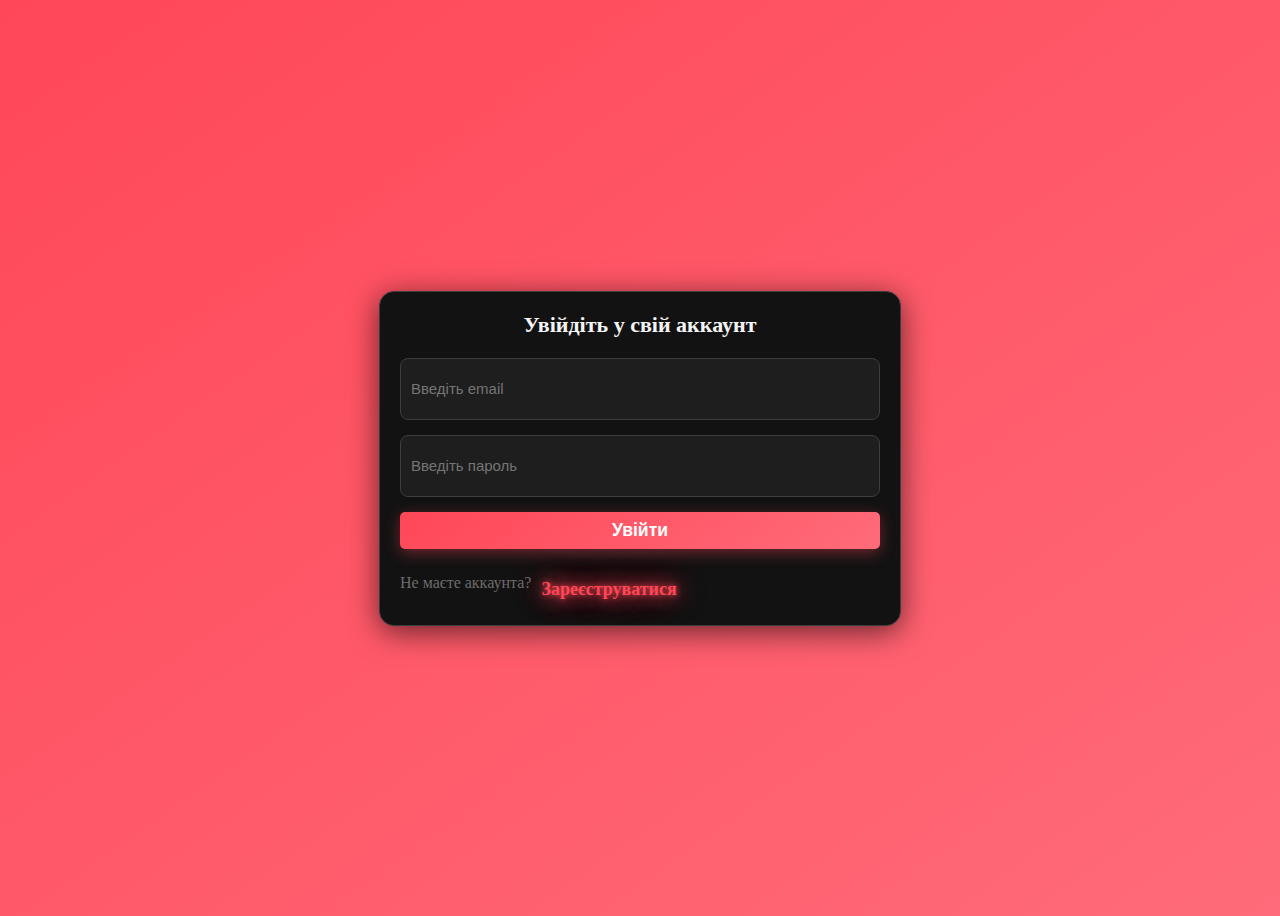
<file: login.html>
<!DOCTYPE html>
<html lang="uk">
<head>
    <meta charset="UTF-8">
    <meta name="viewport" content="width=device-width, initial-scale=1.0">
    <title>Pop! login</title>
    <link rel="stylesheet" href="login.css">
    <link rel="icon" href="photo_5312278550180203579_y.png" type="image/x-icon" id="favicon">
</head>
<body>
<div class="login">
  <div class="hader">
    <span>Увійдіть у свій аккаунт</span>
  </div>
  <form action="#">
    <input type="email" placeholder="Введіть email" required="" />
    <input type="password" placeholder="Введіть пароль" required="" />
    <button type="button" id="registerBtn">Увійти</button>
    <span>Не маєте аккаунта? <a href="register.html">Зареєструватися</a></span>
  </form>
</div>
</body>
<script src="Pop!.js"></script>
<script>
  (function() {
    const form = document.querySelector('form');
    const btn = document.getElementById('registerBtn');
    btn.addEventListener('click', function() {
      if (form.checkValidity()) {
        window.location.href = 'index.html';
      } else {
        form.reportValidity();
      }
    });
  })();
</script>
</html>
</file>
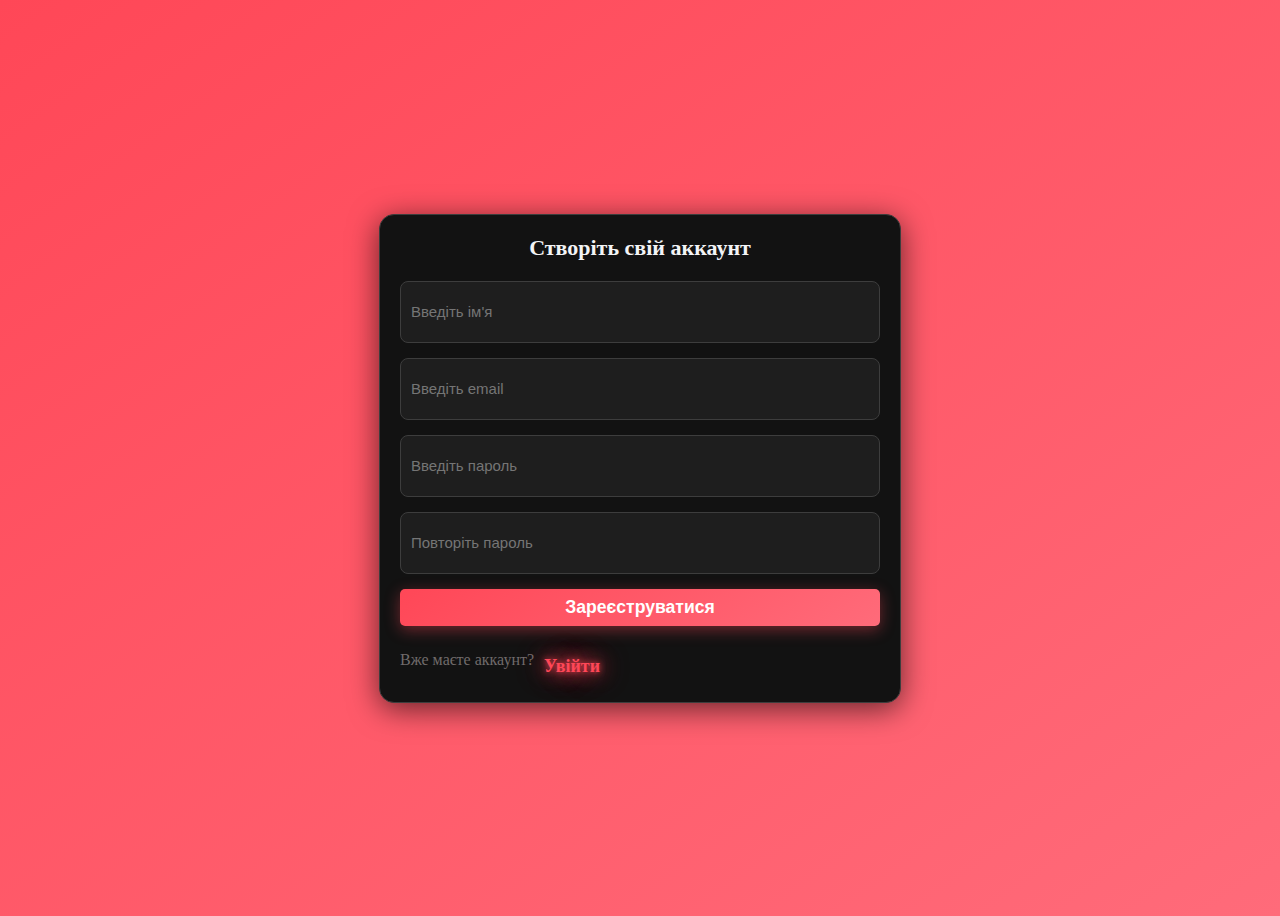
<file: register.html>
<!DOCTYPE html>
<html lang="uk">
<head>
    <meta charset="UTF-8">
    <meta name="viewport" content="width=device-width, initial-scale=1.0">
    <title>Pop! register</title>
    <link rel="stylesheet" href="register.css">
    <link rel="icon" href="photo_5312278550180203579_y.png" type="image/x-icon" id="favicon">
</head>
<body>
<div class="login">
  <div class="hader">
    <span>Створіть свій аккаунт</span>
  </div>
  <form action="#">
    <input type="text" placeholder="Введіть ім'я" required="" />
    <input type="email" placeholder="Введіть email" required="" />
    <input type="password" placeholder="Введіть пароль" required="" />
    <input type="password" placeholder="Повторіть пароль" required="" />
    <button type="button" id="registerBtn">Зареєструватися</button>
    <span>Вже маєте аккаунт? <a href="login.html">Увійти</a></span>
  </form>
</div>
</body>
<script src="Pop!.js"></script>
<script>
  (function() {
    const form = document.querySelector('form');
    const btn = document.getElementById('registerBtn');
    btn.addEventListener('click', function() {
      if (form.checkValidity()) {
        window.location.href = 'index.html';
      } else {
        form.reportValidity();
      }
    });
  })();
</script>
</html>
</file>
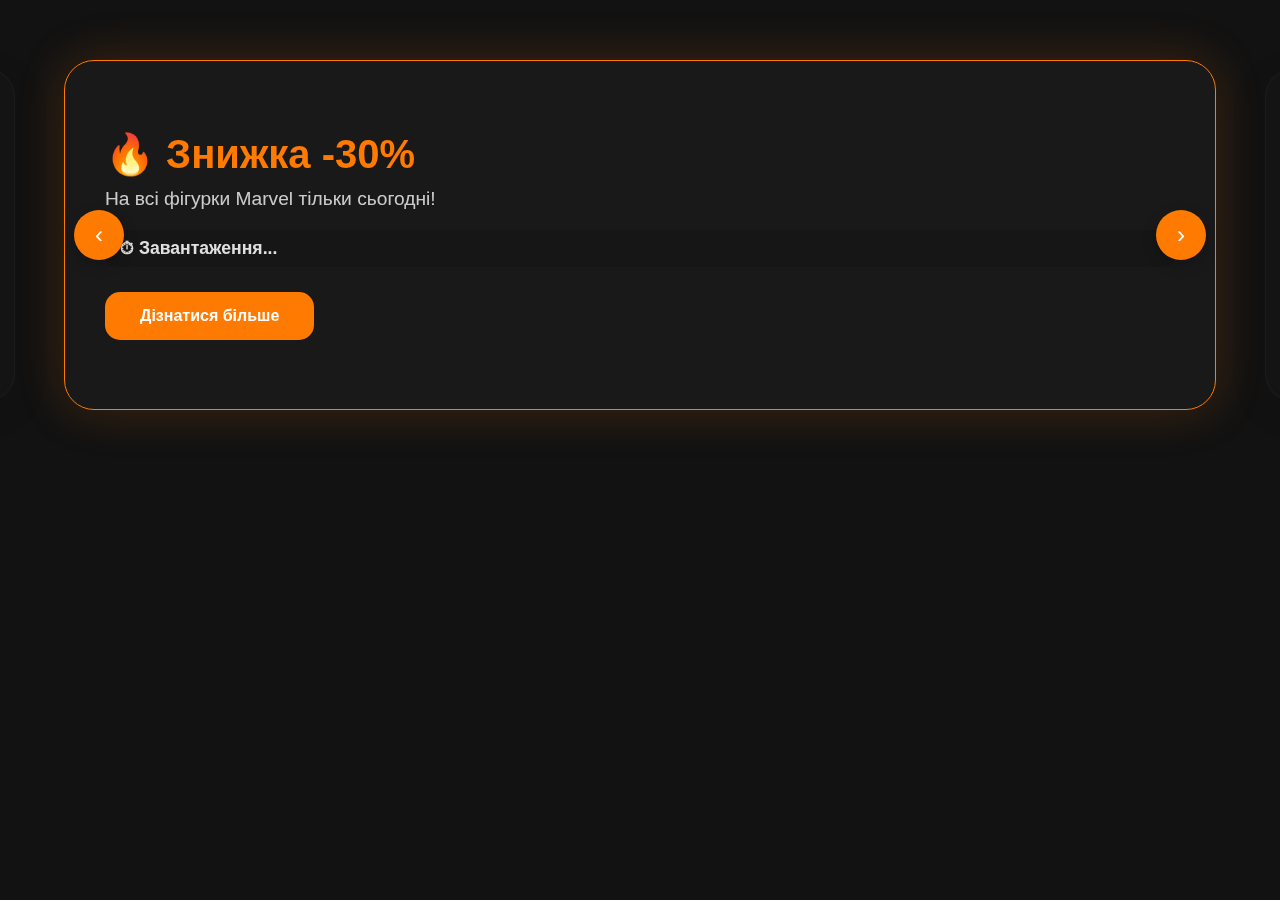
<file: ууууууу.html>
<!DOCTYPE html>
<html lang="uk">
<head>
    <meta charset="UTF-8">
    <meta name="viewport" content="width=device-width, initial-scale=1.0">
    <title>Pop! Shop - Акції</title>
    
    <style>
        :root {
            --accent: #ff7a00;
            --bg-light: #f7f7f7;
            --bg-dark: #121212;
            --card-light: rgba(255, 255, 255, 0.8);
            --card-dark: rgba(30, 30, 30, 0.6);
            --text-light: #1a1a1a;
            --text-dark: #e0e0e0;
        }

        body {
            margin: 0;
            font-family: 'Segoe UI', sans-serif;
            transition: background 0.3s, color 0.3s;
        }

        body.light-theme { background: var(--bg-light); color: var(--text-light); }
        body.dark-theme { background: var(--bg-dark); color: var(--text-dark); }

        /* --- КАРУСЕЛЬ (PROMO) --- */
        .promo-section {
            padding: 60px 5%;
            overflow: hidden;
            position: relative;
        }

        .promo-carousel {
            max-width: 1200px;
            margin: 0 auto;
            position: relative;
        }

        .promo-track {
            display: flex;
            gap: 20px;
            will-change: transform;
            transition: transform 0.5s cubic-bezier(0.4, 0, 0.2, 1);
        }

        .promo-slide {
            flex: 0 0 100%;
            min-width: 100%;
            height: 350px;
            padding: 40px;
            box-sizing: border-box;
            border-radius: 30px;
            display: flex;
            flex-direction: column;
            justify-content: center;
            position: relative;
            backdrop-filter: blur(15px);
            border: 1px solid rgba(255,255,255,0.1);
            
            /* Початковий стан (неактивні) */
            opacity: 0.4;
            transform: scale(0.95);
            transition: all 0.4s ease;
        }

        /* Стилі для темної/світлої теми */
        body.light-theme .promo-slide { background: var(--card-light); box-shadow: 0 10px 30px rgba(0,0,0,0.05); }
        body.dark-theme .promo-slide { background: var(--card-dark); box-shadow: 0 10px 40px rgba(0,0,0,0.3); }

        .promo-slide.active {
            opacity: 1;
            transform: scale(1);
        }

        body.dark-theme .promo-slide.active {
            box-shadow: 0 0 50px rgba(255, 122, 0, 0.2);
            border-color: var(--accent);
        }

        .promo-slide h2 { font-size: 2.5rem; margin: 0 0 10px 0; color: var(--accent); }
        .promo-slide p { font-size: 1.2rem; margin: 0; opacity: 0.9; max-width: 500px; }

        .promo-timer {
            margin-top: 20px;
            font-weight: bold;
            font-size: 1.1rem;
            display: inline-flex;
            align-items: center;
            gap: 8px;
            background: rgba(0,0,0,0.1);
            padding: 8px 15px;
            border-radius: 10px;
        }

        .promo-btn {
            margin-top: 25px;
            padding: 15px 35px;
            width: fit-content;
            border-radius: 15px;
            border: none;
            background: var(--accent);
            color: #fff;
            font-weight: bold;
            font-size: 1rem;
            cursor: pointer;
            transition: transform 0.2s;
        }

        .promo-btn:hover { transform: scale(1.05); }

        /* Стрілки */
        .promo-arrow {
            position: absolute;
            top: 50%;
            transform: translateY(-50%);
            background: var(--accent);
            color: white;
            border: none;
            width: 50px;
            height: 50px;
            border-radius: 50%;
            font-size: 24px;
            cursor: pointer;
            z-index: 10;
            display: flex;
            align-items: center;
            justify-content: center;
            box-shadow: 0 5px 15px rgba(0,0,0,0.2);
        }

        .promo-arrow.left { left: 10px; }
        .promo-arrow.right { right: 10px; }

        @media (max-width: 768px) {
            .promo-slide h2 { font-size: 1.8rem; }
            .promo-arrow { width: 40px; height: 40px; }
            .promo-arrow.left { left: 5px; }
            .promo-arrow.right { right: 5px; }
        }
    </style>
</head>
<body class="dark-theme"> <!-- Можна змінити на light-theme -->

    <section class="promo-section">
        <div class="promo-carousel" id="promoCarousel" role="region" aria-label="Промоакції" tabindex="0">
            <div class="promo-track" id="promoTrack">
                <div class="promo-slide" data-id="1" role="group" aria-label="🔥 акція до -30%">
                    <h2>🔥 акція до -30%</h2>
                    <p>На всі фігурки Marvel до 31-ого грудня!</p>
                    <div class="promo-timer" data-expire="2025-12-31T23:59:59Z" role="status" aria-live="polite">⏱ Завантаження...</div>
                    <button class="promo-btn" aria-label="Дізнатися більше: акція до -30%">Дізнатися більше</button>
                </div>
                <div class="promo-slide" data-id="2" role="group" aria-label="🚚 Безкоштовна доставка">
                    <h2>🚚 Безкоштовна доставка</h2>
                    <p>При замовленні від 1500 грн на будь-який товар.</p>
                    <button class="promo-btn" aria-label="Дізнатися більше: Безкоштовна доставка">Дізнатися більше</button>
                </div>
                <div class="promo-slide" data-id="3" role="group" aria-label="⭐ Новинки Stranger Things">
                    <h2>⭐ Новинки Stranger Things</h2>
                    <p>Свіжі надходження по 5-ому сезону вже на складі.</p>
                    <button class="promo-btn" aria-label="Дізнатися більше: Новинки Stranger Things">Дізнатися більше</button>
                </div>
            </div>
            <button class="promo-arrow left" id="promoPrev" aria-label="Попередня акція">‹</button>
            <button class="promo-arrow right" id="promoNext" aria-label="Наступна акція">›</button>
        </div>
    </section>

    <script>
        (function() {
            // 1. ДАНІ АКЦІЙ (тепер можна виносити в HTML через <script id="promoData" type="application/json">)
            const PromoData = {
                get() {
                    // 1) Якщо в HTML присутній JSON у <script id="promoData"> — беремо його
                    const htmlDataEl = document.getElementById('promoData');
                    if (htmlDataEl) {
                        try {
                            const parsed = JSON.parse(htmlDataEl.textContent);
                            if (Array.isArray(parsed)) {
                                // Нормалізуємо expires (ISO строки -> timestamp)
                                return parsed.map(item => {
                                    const copy = Object.assign({}, item);
                                    if (copy.expires) {
                                        if (typeof copy.expires === 'string' && !/^\d+$/.test(copy.expires)) {
                                            const parsedDate = Date.parse(copy.expires);
                                            if (!isNaN(parsedDate)) copy.expires = parsedDate;
                                            else delete copy.expires;
                                        } else if (typeof copy.expires === 'string') {
                                            copy.expires = parseInt(copy.expires, 10);
                                        }
                                    }
                                    return copy;
                                });
                            }
                        } catch (e) {
                            console.warn('Invalid JSON in #promoData', e);
                        }
                    }

                    const saved = localStorage.getItem('active_promos');
                    if (saved) return JSON.parse(saved);
                    
                    // Дефолтні акції (якщо порожньо)
                    return [
                        { id: 1, title: '🔥 Знижка -30%', text: 'На всі фігурки Marvel тільки сьогодні!', expires: Date.now() + 3600000 },
                        { id: 2, title: '🚚 Безкоштовна доставка', text: 'При замовленні від 1500 грн на будь-який товар.' },
                        { id: 3, title: '⭐ Новинки Anime', text: 'Свіжі надходження з Японії вже на складі.' }
                    ];
                },
                save(data) {
                    localStorage.setItem('active_promos', JSON.stringify(data));
                }
            };

            let data = PromoData.get();
            let currentIndex = 1; // Починаємо з 1, бо 0 - це клон останнього слайда
            let isJumping = false;
            
            const track = document.getElementById('promoTrack');
            const carousel = document.getElementById('promoCarousel');

            // 2. СТВОРЕННЯ СЛАЙДІВ
            function buildCarousel() {
                if (data.length === 0) {
                    track.innerHTML = '<div class="promo-slide active"><h2>Акцій поки немає</h2></div>';
                    return;
                }

                // Для нескінченного ефекту: [Клон останнього, ...Всі акції, Клон першого]
                const list = [data[data.length - 1], ...data, data[0]];
                
                track.innerHTML = list.map((item, idx) => `
                    <div class="promo-slide">
                        <h2>${item.title}</h2>
                        <p>${item.text}</p>
                        ${item.expires ? `<div class="promo-timer" data-expire="${item.expires}">⏱ Завантаження...</div>` : ''}
                        <button class="promo-btn">Дізнатися більше</button>
                    </div>
                `).join('');

                updatePosition(false);
                updateActiveState();
            }

            // 3. УПРАВЛІННЯ ПОЗИЦІЄЮ
            function updatePosition(animate = true) {
                const slideWidth = track.children[0].offsetWidth + 20; // ширина + gap
                track.style.transition = animate ? 'transform 0.5s cubic-bezier(0.4, 0, 0.2, 1)' : 'none';
                track.style.transform = `translateX(-${currentIndex * slideWidth}px)`;
            }

            function updateActiveState() {
                const slides = Array.from(track.children);
                slides.forEach(s => s.classList.remove('active'));
                if (slides[currentIndex]) slides[currentIndex].classList.add('active');
            }

            // 4. НАВІГАЦІЯ
            const moveNext = () => {
                if (isJumping) return;
                currentIndex++;
                updatePosition();
                updateActiveState();
            };

            const movePrev = () => {
                if (isJumping) return;
                currentIndex--;
                updatePosition();
                updateActiveState();
            };

            // Перевірка на "стрибок" для нескінченності
            track.addEventListener('transitionend', () => {
                const totalSlides = track.children.length;
                
                if (currentIndex === totalSlides - 1) {
                    isJumping = true;
                    currentIndex = 1;
                    updatePosition(false);
                    setTimeout(() => isJumping = false, 50);
                }
                
                if (currentIndex === 0) {
                    isJumping = true;
                    currentIndex = totalSlides - 2;
                    updatePosition(false);
                    setTimeout(() => isJumping = false, 50);
                }
                updateActiveState();
            });

            document.getElementById('promoNext').onclick = moveNext;
            document.getElementById('promoPrev').onclick = movePrev;

            // Keyboard nav for promo carousel when focused
            if (carousel) {
                carousel.addEventListener('keydown', (e) => {
                    if (e.key === 'ArrowRight') { document.getElementById('promoNext').click(); e.preventDefault(); }
                    if (e.key === 'ArrowLeft') { document.getElementById('promoPrev').click(); e.preventDefault(); }
                });
            }

            // 5. АВТОПЛЕЙ
            let autoInterval = setInterval(moveNext, 6000);
            carousel.onmouseenter = () => clearInterval(autoInterval);
            carousel.onmouseleave = () => autoInterval = setInterval(moveNext, 6000);

            // 6. ТАЙМЕРИ
            setInterval(() => {
                const timers = document.querySelectorAll('[data-expire]');
                timers.forEach(timer => {
                    const expireAttr = timer.dataset.expire;
                    let expireTime = NaN;
                    if (expireAttr) {
                        if (/^\d+$/.test(expireAttr)) {
                            expireTime = parseInt(expireAttr, 10);
                        } else {
                            const parsed = Date.parse(expireAttr);
                            expireTime = isNaN(parsed) ? NaN : parsed;
                        }
                    }
                    if (isNaN(expireTime)) return;

                    const diff = expireTime - Date.now();

                    if (diff <= 0) {
                        // Видаляємо акцію, якщо час вийшов
                        data = data.filter(item => item.expires !== expireTime);
                        PromoData.save(data);
                        buildCarousel();
                    } else {
                        const d = Math.floor(diff / 86400000); // days
                        const h = Math.floor((diff % 86400000) / 3600000); // hours
                        if (d >= 1) {
                            timer.textContent = `⏱ Залишилось: ${d}д ${h}г`;
                        } else {
                            const totalHours = Math.floor(diff / 3600000);
                            const minutes = Math.floor((diff % 3600000) / 60000);
                            timer.textContent = `⏱ Залишилось: ${totalHours}г ${minutes}хв`;
                        }
                    }
                });
            }, 1000);

            // 7. СВАЙПИ (для телефонів)
            let touchStartX = 0;
            carousel.addEventListener('touchstart', e => touchStartX = e.touches[0].clientX);
            carousel.addEventListener('touchend', e => {
                const diff = e.changedTouches[0].clientX - touchStartX;
                if (Math.abs(diff) > 50) diff < 0 ? moveNext() : movePrev();
            });

            // Старт
            window.onload = buildCarousel;
            window.onresize = () => updatePosition(false);
        })();
    </script>
</body>
</html>
</file>
<file: pop.style.css>
body {
    margin: 0;
    min-height: 100vh;
    font-family: 'Gill Sans', 'Gill Sans MT', Calibri, 'Trebuchet MS', sans-serif;
    /* СВІТЛА ТЕМА (DEFAULT) - Основні стилі */
    color: #1a1a1a;
    background-color: #f7f7f7;
    transition: color 0.5s, background-color 0.5s;
    /* Додано transition для body */
}

/* ТЕМНА ТЕМА */
body.dark-theme {
    color: #e0e0e0;
    background-color: #121212;
}

/* --- HEADER LAYOUT --- */

.header-container {
    width: 100%;
    /* Світла тема (Default) */
    background: rgba(255, 255, 255, 0.9);
    backdrop-filter: blur(10px);
    box-shadow: 0 4px 12px rgba(0, 0, 0, 0.1);
    position: sticky;
    top: 0;
    z-index: 1000;
    transition: background 0.5s, box-shadow 0.5s;
}

/* Стилі контейнера хедера для темної теми */
body.dark-theme .header-container {
    background: rgba(0, 0, 0, 0.9);
    box-shadow: 0 8px 32px 0 rgba(255, 71, 87, 1);
    /* НЕОН ТІНЬ */
}

header {
    padding: 5px 20px;
    display: flex;
    align-items: center;
    justify-content: space-between;
    height: 90px;
    box-sizing: border-box;
    max-width: 1400px;
    margin: 0 auto;
    width: 100%;
}

.headertext {
    display: flex;
    align-items: center;
    gap: 15px;
    z-index: 1001;
}

.logocontainer img {
    height: 70px;
    width: 70px;
    border-radius: 50%;
    object-fit: cover;
}

.logocontainer:hover {
    transform: scale(1.1);
    transition: transform 0.3s ease;
}

.nav-center,
.header-right {
    display: flex;
    align-items: center;
    gap: 20px;
}

/* --- ТИТУЛ --- */
.title h1 {
    font-size: 1.5rem;
    white-space: nowrap;
    margin: 0;
    transition: all 0.3s ease;
    /* Світла тема (Default) */
    color: #667eea;
    text-shadow: none;
}

.title h1:hover {
    transform: scale(1.05);
    /* Світла тема (Default) */
    color: #764ba2;
}

/* Титул (Темна тема) */
body.dark-theme .title h1 {
    color: #ff4757;
    text-shadow: 0 0 6px #ff4757, 0 0 20px #ff4757, 0 0 30px #ff4757;
}

body.dark-theme .title h1:hover {
    color: #ff6b7a;
    text-shadow: 0 0 6px #ff6b7a, 0 0 20px #ff6b7a, 0 0 30px #ff6b7a;
}

/* --- ПОСИЛАННЯ (NAV LINKS) --- */
.nav-link {
    text-decoration: none;
    font-weight: 600;
    font-size: 18px;
    padding: 5px 10px;
    transition: all 0.3s ease;
    /* Світла тема (Default) */
    color: #667eea;
    text-shadow: none;
}

.nav-link:hover {
    /* Світла тема (Default) */
    color: #764ba2;
    transform: scale(1.05);
}

/* Посилання (Темна тема) */
body.dark-theme .nav-link {
    color: #ff4757;
    text-shadow: 0 0 6px #ff4757, 0 0 20px #ff4757, 0 0 30px #ff4757;
}

body.dark-theme .nav-link:hover {
    color: #ff6b7a;
    text-shadow: 0 0 6px #ff6b7a, 0 0 20px #ff6b7a, 0 0 30px #ff6b7a;
}

/* --- ПОШУКОВА СИСТЕМА --- */
.form {
    width: 200px;
    height: 40px;
    /* Стилі за замовчуванням (Світла Тема) */
    background: #fff;
    border: 1px solid #ddd;
    position: relative;
    border-radius: 4px;
    transition: background 0.3s, border-color 0.3s, box-shadow 0.3s;
}

/* Стилі пошукового блоку для Темної теми */
body.dark-theme .form {
    background: #1a1a1a;
    border-color: #333;
}

.form label {
    display: flex;
    align-items: center;
    width: 100%;
    height: 40px;
}

/* Стилі поля вводу */
.form input {
    width: 100%;
    padding-inline-start: 10px;
    padding-inline-end: 45px;
    outline: none;
    border: 0;
    background: transparent;
    /* Колір тексту для Світлої теми (Default) */
    color: #111;
}

/* Колір тексту для Темної теми */
body.dark-theme .form input {
    color: #fff;
}

body.dark-theme .form input::placeholder {
    color: #aaa;
}

.form input::placeholder {
    /* Колір placeholder для Світлої теми (Default) */
    color: #777;
}


.form svg {
    transition: 0.3s;
    position: absolute;
    height: 18px;
    width: 18px;
}

/* --- КОЛЬОРИ ЛУПИ --- */

/* Світла тема: Дефолт - Чорна */
.form svg {
    color: #000000;
}

/* Темна тема: Дефолт - Колір Бордера (#333) */
body.dark-theme .form svg {
    color: #333;
}

.icon {
    position: absolute;
    right: 35px;
    top: 50%;
    transform: translateY(-50%);
    cursor: pointer;
    display: flex;
    justify-content: center;
    align-items: center;
    transition: color 0.3s;
}

/* Зміна кольору лупи при фокусі */

/* Світла тема: При фокусі - Фіолетова (#667eea) (Default) */
.form input:focus~.icon svg {
    color: #667eea;
}

/* Темна тема: При фокусі - Помаранчева (#ff4757) */
body.dark-theme .form input:focus~.icon svg {
    color: #ff4757;
}

.swap-on {
    opacity: 1;
}

.swap-off {
    display: none;
}


/* Кнопка закриття (хрестик) */
.close-btn {
    background: none;
    border: none;
    right: 5px;
    top: 50%;
    transform: translateY(-50%);
    box-sizing: border-box;
    display: flex;
    align-items: center;
    justify-content: center;
    color: #111;
    /* Світла тема: чорний хрестик (Default) */
    padding: 0.1em;
    width: 20px;
    height: 20px;
    border-radius: 50%;
    transition: 0.3s;
    opacity: 0;
    visibility: hidden;
    cursor: pointer;
    position: absolute;
    z-index: 10;
}

/* Темна тема: білий хрестик */
body.dark-theme .close-btn {
    color: #fff;
}

.form input:valid~.close-btn {
    opacity: 1;
    visibility: visible;
    transform: translateY(-50%) scale(1);
}

/* Ховер кнопки закриття */
.close-btn:hover {
    background-color: #eee;
}

/* Світла тема: ховер (Default) */
body.dark-theme .close-btn:hover {
    background-color: #333;
}

/* Темна тема: ховер */


/* --- ПЕРЕМИКАЧ ТЕМИ (SVG STARS/SUN) --- */
.switch {
    position: relative;
    display: inline-block;
    width: 60px;
    height: 34px;
}

.switch input {
    opacity: 0;
    width: 0;
    height: 0;
}

.slider {
    position: absolute;
    cursor: pointer;
    top: 0;
    left: 0;
    right: 0;
    bottom: 0;
    background-color: #ccc;
    transition: 0.4s;
    z-index: 0;
    overflow: hidden;
    /* Світла тема - фон дня (Default) */
    background-color: #89cff0;
}

.slider.round {
    border-radius: 34px;
}

/* Фон слайдера (Ніч) */
input:checked+.slider {
    background-color: #1a1a1a;
}

/* Сонце/Місяць (Куля) */
.sun-moon {
    position: absolute;
    height: 26px;
    width: 26px;
    left: 4px;
    bottom: 4px;
    background-color: yellow;
    transition: 0.4s;
    border-radius: 50%;
    overflow: hidden;
    display: flex;
    align-items: center;
    justify-content: center;
    box-shadow: 0 0 10px rgba(255, 255, 0, 0.8);
    /* НЕОН ТІНЬ (Сонце) */
}

/* Рух Місяця (Ніч) */
input:checked+.slider .sun-moon {
    background-color: #ff4757;
    box-shadow: none;
    transform: translateX(26px);
}

/* SVG Елементи */
.light-ray,
.moon-dot,
.star,
.cloud-light,
.cloud-dark {
    position: absolute;
    transition: opacity 0.4s, transform 0.4s, fill 0.4s;
}

/* Промені (День) */
.light-ray {
    fill: yellow;
    opacity: 1;
    width: 20px;
    height: 20px;
    top: 3px;
    left: 3px;
}

input:checked+.slider .sun-moon .light-ray {
    opacity: 0;
}

/* Плями (Ніч) */
.moon-dot {
    fill: #a8303a;
    opacity: 0;
    width: 5px;
    height: 5px;
}

input:checked+.slider .sun-moon .moon-dot {
    opacity: 1;
}

#moon-dot-1 {
    left: 4px;
    top: 4px;
}

#moon-dot-2 {
    right: 4px;
    bottom: 4px;
}

#moon-dot-3 {
    top: 30%;
    left: 30%;
}

/* Зірки (Ніч) */
.stars {
    position: absolute;
    top: 0;
    left: 0;
    width: 100%;
    height: 100%;
    overflow: hidden;
}

.star {
    fill: #ff4757;
    opacity: 0;
}

input:checked+.slider .star {
    opacity: 1;
}

#star-1 {
    top: 5px;
    right: 10px;
    width: 4px;
    height: 4px;
}

#star-2 {
    top: 15px;
    right: 25px;
    width: 3px;
    height: 3px;
}

#star-3 {
    bottom: 8px;
    left: 15px;
    width: 5px;
    height: 5px;
}

#star-4 {
    bottom: 18px;
    left: 30px;
    width: 2px;
    height: 2px;
}

/* Хмари (День) */
.cloud-light {
    fill: white;
    opacity: 1;
    width: 15px;
    height: 15px;
}

input:checked+.slider .sun-moon .cloud-light {
    opacity: 0;
}

#cloud-4 {
    top: 1px;
    left: 1px;
}

#cloud-5 {
    top: 1px;
    right: 1px;
}

#cloud-6 {
    bottom: 1px;
    left: 8px;
}

.cloud-dark {
    display: none;
}

/* --- ГАМБУРГЕР КНОПКА --- */
.menu-toggle {
    display: none;
    background: none;
    border: none;
    cursor: pointer;
    padding: 0;
    width: 30px;
    height: 24px;
    flex-direction: column;
    justify-content: space-between;
    z-index: 2000;
}

.menu-toggle span {
    display: block;
    width: 100%;
    height: 3px;
    border-radius: 2px;
    transition: 0.3s;
}

/* Світла тема (Default) */
.menu-toggle span {
    background-color: #667eea;
}

/* Темна тема */
body.dark-theme .menu-toggle span {
    background-color: #ff4757;
}

.menu-toggle.open span:nth-child(1) {
    transform: rotate(45deg) translate(5px, 6px);
}

.menu-toggle.open span:nth-child(2) {
    opacity: 0;
}

.menu-toggle.open span:nth-child(3) {
    transform: rotate(-45deg) translate(5px, -6px);
}

/* --- СЛАЙД МЕНЮ (SIDEBAR) --- */
.mobile-sidebar {
    position: fixed;
    top: 0;
    right: -340px;
    width: 300px;
    height: 100vh;
    box-shadow: -5px 0 15px rgba(0, 0, 0, 0.8);
    z-index: 1500;
    padding: 100px 20px 20px 20px;
    display: flex;
    flex-direction: column;
    gap: 20px;
    transition: right 0.3s cubic-bezier(0.4, 0, 0.2, 1), background-color 0.5s;
    overflow-y: auto;
    /* Світла тема (Default) */
    background-color: #ffffff;
}

body.dark-theme .mobile-sidebar {
    background-color: #000000;
}

/* === ЛІНІЯ РОЗДІЛЬНИК В МЕНЮ === */
.mobile-sidebar .nav-link {
    font-size: 22px;
    display: block;
    width: 100%;
    padding-bottom: 10px;
    /* Лінія для Світлої Теми (чорна напівпрозора) (Default) */
    border-bottom: 1px solid rgba(0, 0, 0, 0.1);
}

/* Лінія для Темної Теми (біла напівпрозора) */
body.dark-theme .mobile-sidebar .nav-link {
    border-bottom: 1px solid rgba(255, 255, 255, 0.2);
}

/* =========================================== */
.mobile-sidebar.active {
    right: 0;
}

/* Фікс стилів пошуку в мобільному меню */
.mobile-sidebar .form {
    width: 100%;
}

.mobile-sidebar .form input {
    width: 100%;
    box-sizing: border-box;
}

.mobile-sidebar .header-right-clone {
    display: flex;
    flex-direction: column;
    gap: 20px;
    align-items: flex-start;
    width: 100%;
}

.carousel-container {
    display: flex;
    gap: 20px;
    padding: 20px 0;
    overflow-x: auto;
    scroll-snap-type: x mandatory;
    scrollbar-width: none;
    scroll-behavior: smooth;
    overscroll-behavior-x: contain;
    cursor: grab;
}

.carousel-container::-webkit-scrollbar {
    display: none;
}

.carousel-container:active {
    cursor: grabbing;
}

.carousel-section {
    background-color: #ffffff;
    display: flex;
    flex-direction: row;
    align-items: center;
    justify-content: space-between;
    width: 100%;
    min-height: 400px;
    border-radius: 20px;
    overflow: hidden;
    box-shadow: 0 10px 30px rgba(0, 0, 0, 0.05);
    border: 1px solid #ddd;
    transition: transform 0.3s, box-shadow 0.3s, background-color 0.3s;
    scroll-snap-align: start;
    flex: 0 0 100%;
    padding: 0 40px;
    box-sizing: border-box;
}

body.dark-theme .carousel-section {
    background-color: #1e1e1e;
    box-shadow: 0 10px 30px rgba(0, 0, 0, 0.3);
    border: 1px solid #333;
}

body.dark-theme .carousel-section:hover {
    box-shadow: 0 15px 40px rgba(255, 71, 87, 0.3);
}

body.dark-theme .carousel-section h2 {
    color: #f5f5f5;
}

.carousel-section:hover {
    transform: translateY(-8px);
    box-shadow: 0 15px 40px rgba(102, 126, 234, 0.2);
}

.carousel-section h2 {
    flex: 1;
    padding-right: 20px;
}

.carousel-section h2 {
    font-size: 2.5rem;
    color: #333;
    line-height: 1.2;
    margin: 0;
    text-align: left;
}

.carousel-image-wrapper {
    flex: 1;
    height: 100%;
    display: flex;
    align-items: center;
    justify-content: center;
    padding: 20px;
}

.carousel-section img {
    max-width: 100%;
    max-height: 350px;
    object-fit: contain;
    /* Зображення не деформується */
    filter: drop-shadow(0 10px 20px rgba(0, 0, 0, 0.1));
    transition: transform 0.5s ease;
}

.carousel-section:hover img {
    transform: scale(1.05);
}

.products {
    display: flex;
    gap: 16px;
    overflow-x: auto;
    scroll-snap-type: x mandatory;
    scrollbar-width: none;
    scroll-behavior: smooth;
    overscroll-behavior-x: contain;
    cursor: grab;
}

.products::-webkit-scrollbar {
    display: none;
    /* Приховати скроллбар */
}

.products::after {
    content: '';
    position: absolute;
    right: 0;
    width: 60px;
    height: 100%;
}

.products:active {
    cursor: grabbing;
}

.product-card {
    display: flex;
    flex-direction: column;
    /* Світла тема (Default) */
    background-color: #ffffff;
    border-radius: 12px;
    overflow: hidden;
    box-shadow: 0 4px 15px rgba(0, 0, 0, 0.05);
    border: 1px solid #ddd;
    transition: transform 0.3s, box-shadow 0.3s, background-color 0.3s, border-color 0.3s;
    scroll-snap-align: start;
    flex: 0 0 100%;
}

@media (min-width: 768px) {
    .product-card {
        flex: 0 0 20%;
    }
}

.product-card:hover {
    /* Світла тема (Default) */
    transform: translateY(-5px);
    box-shadow: 0 8px 25px rgba(102, 126, 234, 0.2);
    /* Светлый акцент при наведении */
}

/* Темна тема для картки */
body.dark-theme .product-card {
    background-color: #1e1e1e;
    /* Темный фон для карточки */
    box-shadow: 0 4px 15px rgba(0, 0, 0, 0.3);
    border: 1px solid #333;
}

body.dark-theme .product-card:hover {
    box-shadow: 0 8px 25px rgba(255, 71, 87, 0.3);
    /* Легкий неоновый эффект при наведении */
}

.card-header {
    padding: 15px;
    padding-bottom: 10px;
    /* Світла тема (Default) */
    border-bottom: 1px solid #eee;
}

/* Темна тема для заголовка картки */
body.dark-theme .card-header {
    border-bottom: 1px solid #333;
}

.title-and-franchise {
    display: flex;
    flex-direction: row;
    justify-content: space-between;
}

/* Налаштування розміщення заголовка та підзаголовка */
.product-title {
    font-size: 1.2rem;
    margin: 0;
    font-weight: 600;
    /* Світла тема (Default) */
    color: #667eea;
}

/* Темна тема для заголовка */
body.dark-theme .product-title {
    color: #ff4757;
    text-shadow: 0 0 6px #ff4757, 0 0 20px #ff4757, 0 0 30px #ff4757;
}

/* НОВИЙ СТИЛЬ: Підзаголовок (h4) */
.card-header h4 {
    font-size: 0.85rem;
    margin: 3px 0 0 0;
    /* Невеликий відступ від заголовка */
    font-weight: 400;
    /* Світла тема (Default) */
    color: #a0a0a0;
}

/* Темна тема для підзаголовка (h4) */
body.dark-theme .card-header h4 {
    color: #666666;
}

/* Кінець НОВОГО СТИЛЮ */

.product-franchise {
    width: 50px;
    height: 20px;
}

.product-franchise img {
    width: 50px;
    height: 20px;
}

.card-image-container {
    overflow: hidden;
    height: 250px;
    /* Фиксированная высота для контейнера изображения */
    display: flex;
    justify-content: center;
    align-items: center;
    background-color: #ffffff;
}

.product-image {
    width: 100%;
    height: 100%;
    object-fit: contain;
    /* Убедимся, что изображение помещается, сохраняя пропорции */
    padding: 10px;
    box-sizing: border-box;
    transition: transform 0.5s;
}

.product-card:hover .product-image {
    transform: scale(1.05);
}

.card-caption {
    padding: 15px;
    flex-grow: 1;
    /* Описание может растягиваться */
    /* Світла тема (Default) */
    border-top: 1px solid #eee;
}

/* Темна тема для опису */
body.dark-theme .card-caption {
    border-top: 1px solid #333;
}

/* Стилі тексту опису */
.product-description {
    font-size: 0.9rem;
    /* Світла тема (Default) */
    color: #000000;
}

body.dark-theme .product-description {
    color: #ffffff;
}

.card-actions {
    padding: 15px;
    /* Світла тема (Default) */
    border-top: 1px solid #eee;
}

/* Темна тема для екшенів */
body.dark-theme .card-actions {
    border-top: 1px solid #333;
}

.price-and-cart {
    display: flex;
    justify-content: space-between;
    align-items: center;
}

/* --- КНОПКИ --- */

.price-button {
    font-size: 1.1rem;
    font-weight: bold;
    cursor: pointer;
    border: none;
    transition: all 0.3s;
    border-radius: 5px;
    padding: 8px 16px;
    /* Додав padding для коректного відображення */
    /* Світла тема (Default) */
    background: linear-gradient(145deg, #667eea, #764ba2);
    /* Градиент */
    color: #ffffff;
    box-shadow: 0 4px 15px #667eea;
}

.price-button:hover {
    /* Світла тема (Default) */
    box-shadow: 0 6px 20px #667eea;
    transform: translateY(-1px);
}

/* Темна тема для кнопки ціни */
body.dark-theme .price-button {
    background: linear-gradient(145deg, #ff4757, #ff6b7a);
    /* Градиент */
    box-shadow: 0 4px 15px rgba(255, 71, 87, 0.4);
}

body.dark-theme .price-button:hover {
    box-shadow: 0 6px 20px rgba(255, 71, 87, 0.6);
}

/* КНОПКА КОРЗИНЫ */
.cart-button {
    cursor: pointer;
    transition: background-color 0.3s, border-color 0.3s, box-shadow 0.3s;
    border: 1px solid transparent;
    border-radius: 8px;
    padding: 12px;
    /* Додав padding для коректного відображення */
    /* Світла тема (Default) */
    background-color: #f0f0f0;
    border-color: #ccc;
    color: #667eea;
    /* Светлый акцент */
}

.cart-button:hover {
    /* Світла тема (Default) */
    background-color: #e0e0e0;
    box-shadow: 0 0 10px rgba(102, 126, 234, 0.3);
}

/* Темна тема для кнопки кошика */
body.dark-theme .cart-button {
    background-color: #2e2e2e;
    border-color: #3d3d3d;
    color: #ff4757;
    /* Неоновый значок */
}

body.dark-theme .cart-button:hover {
    background-color: #3d3d3d;
    box-shadow: 0 0 10px rgba(255, 71, 87, 0.5);
}

.cart-button svg {
    width: 24px;
    height: 24px;
}

@media (max-width: 1200px) {
    .product-card {
        flex: 0 0 25%;
    }
}

@media (max-width: 1000px) {
    .nav-center {
        display: none;
    }

    .menu-toggle {
        display: flex;
    }

    .product-card {
        flex: 0 0 35%
    }
}

@media (max-width: 768px) {

    /* На мобільних хедер на всю ширину */
    .header-container {
        box-shadow: 0 4px 12px rgba(0, 0, 0, 0.1);
    }

    header {
        max-width: 100%;
        padding: 5px 20px;
    }

    .mobile-sidebar {
        width: 268px;
        box-shadow: -5px 0 15px rgba(0, 0, 0, 0.6)
    }

    .carousel-section h2 {
        font-size: 1.5rem;
    }

    .carousel-section img {
        width: 400px;
        height: 400px;
    }

    .carousel-section {
        flex-direction: column;
        text-align: center;
        padding: 40px 20px;
        height: auto;
    }

    .carousel-section h2 {
        padding-right: 0;
        margin-bottom: 20px;
    }

    .carousel-section h2 {
        font-size: 1.8rem;
        text-align: center;
    }

    .carousel-section img {
        max-height: 250px;
    }

    .product-card {
        flex: 0 0 50%
    }
}

@media (max-width: 700px) {
    .header-right {
        display: none;
    }

    .logocontainer img {
        height: 50px;
        width: 50px;
    }

    .title h1 {
        font-size: 1.2rem;
    }

    .mobile-sidebar {
        width: 200px;
        box-shadow: -5px 0 15px rgba(0, 0, 0, 0.4)
    }

    .carousel-section h2 {
        font-size: 1.2rem;
    }

    .carousel-section img {
        width: 250px;
        height: 250px;
    }

    .product-card {
        flex: 0 0 75%
    }
}

@media (max-width: 600px) {
    .product-grid {
        /* На очень маленьких экранах одна колонка */
        grid-template-columns: 1fr;

        .mobile-sidebar {
            width: 100px;
            box-shadow: -5px 0 15px rgba(0, 0, 0, 0.2)
        }
    }

    .product-card {
        flex: 0 0 100%
    }
}
</file>
<file: catalog.css>
body {
    margin: 0;
    min-height: 100vh;
    font-family: 'Gill Sans', 'Gill Sans MT', Calibri, 'Trebuchet MS', sans-serif;
    /* СВІТЛА ТЕМА (DEFAULT) - Основні стилі */
    color: #1a1a1a;
    background-color: #f7f7f7;
    transition: color 0.5s, background-color 0.5s;
    /* Додано transition для body */
}

/* ТЕМНА ТЕМА */
body.dark-theme {
    color: #e0e0e0;
    background-color: #121212;
}

/* --- HEADER LAYOUT --- */

.header-container {
    width: 100%;
    /* Світла тема (Default) */
    background: rgba(255, 255, 255, 0.9);
    backdrop-filter: blur(10px);
    box-shadow: 0 4px 12px rgba(0, 0, 0, 0.1);
    position: sticky;
    top: 0;
    z-index: 1000;
    transition: background 0.5s, box-shadow 0.5s;
}

/* Стилі контейнера хедера для темної теми */
body.dark-theme .header-container {
    background: rgba(0, 0, 0, 0.9);
    box-shadow: 0 8px 32px 0 rgba(255, 71, 87, 1);
    /* НЕОН ТІНЬ */
}

header {
    padding: 5px 20px;
    display: flex;
    align-items: center;
    justify-content: space-between;
    height: 90px;
    box-sizing: border-box;
    max-width: 1400px;
    margin: 0 auto;
    width: 100%;
}

.headertext {
    display: flex;
    align-items: center;
    gap: 15px;
    z-index: 1001;
}

.logocontainer img {
    height: 70px;
    width: 70px;
    border-radius: 50%;
    object-fit: cover;
}

.logocontainer:hover {
    transform: scale(1.1);
    transition: transform 0.3s ease;
}

.nav-center,
.header-right {
    display: flex;
    align-items: center;
    gap: 20px;
}

/* --- ТИТУЛ --- */
.title h1 {
    font-size: 1.5rem;
    white-space: nowrap;
    margin: 0;
    transition: all 0.3s ease;
    /* Світла тема (Default) */
    color: #667eea;
    text-shadow: none;
}

.title h1:hover {
    transform: scale(1.05);
    /* Світла тема (Default) */
    color: #764ba2;
}

/* Титул (Темна тема) */
body.dark-theme .title h1 {
    color: #ff4757;
    text-shadow: 0 0 6px #ff4757, 0 0 20px #ff4757, 0 0 30px #ff4757;
}

body.dark-theme .title h1:hover {
    color: #ff6b7a;
    text-shadow: 0 0 6px #ff6b7a, 0 0 20px #ff6b7a, 0 0 30px #ff6b7a;
}

/* --- ПОСИЛАННЯ (NAV LINKS) --- */
.nav-link {
    text-decoration: none;
    font-weight: 600;
    font-size: 18px;
    padding: 5px 10px;
    transition: all 0.3s ease;
    /* Світла тема (Default) */
    color: #667eea;
    text-shadow: none;
}

.nav-link:hover {
    /* Світла тема (Default) */
    color: #764ba2;
    transform: scale(1.05);
}

/* Посилання (Темна тема) */
body.dark-theme .nav-link {
    color: #ff4757;
    text-shadow: 0 0 6px #ff4757, 0 0 20px #ff4757, 0 0 30px #ff4757;
}

body.dark-theme .nav-link:hover {
    color: #ff6b7a;
    text-shadow: 0 0 6px #ff6b7a, 0 0 20px #ff6b7a, 0 0 30px #ff6b7a;
}

/* --- ПОШУКОВА СИСТЕМА --- */
.form {
    width: 200px;
    height: 40px;
    /* Стилі за замовчуванням (Світла Тема) */
    background: #fff;
    border: 1px solid #ddd;
    position: relative;
    border-radius: 4px;
    transition: background 0.3s, border-color 0.3s, box-shadow 0.3s;
}

/* Стилі пошукового блоку для Темної теми */
body.dark-theme .form {
    background: #1a1a1a;
    border-color: #333;
}

.form label {
    display: flex;
    align-items: center;
    width: 100%;
    height: 40px;
}

/* Стилі поля вводу */
.form input {
    width: 100%;
    padding-inline-start: 10px;
    padding-inline-end: 45px;
    outline: none;
    border: 0;
    background: transparent;
    /* Колір тексту для Світлої теми (Default) */
    color: #111;
}

/* Колір тексту для Темної теми */
body.dark-theme .form input {
    color: #fff;
}

body.dark-theme .form input::placeholder {
    color: #aaa;
}

.form input::placeholder {
    /* Колір placeholder для Світлої теми (Default) */
    color: #777;
}


.form svg {
    transition: 0.3s;
    position: absolute;
    height: 18px;
    width: 18px;
}

/* --- КОЛЬОРИ ЛУПИ --- */

/* Світла тема: Дефолт - Чорна */
.form svg {
    color: #000000;
}

/* Темна тема: Дефолт - Колір Бордера (#333) */
body.dark-theme .form svg {
    color: #333;
}

.icon {
    position: absolute;
    right: 35px;
    top: 50%;
    transform: translateY(-50%);
    cursor: pointer;
    display: flex;
    justify-content: center;
    align-items: center;
    transition: color 0.3s;
}

/* Зміна кольору лупи при фокусі */

/* Світла тема: При фокусі - Фіолетова (#667eea) (Default) */
.form input:focus~.icon svg {
    color: #667eea;
}

/* Темна тема: При фокусі - Помаранчева (#ff4757) */
body.dark-theme .form input:focus~.icon svg {
    color: #ff4757;
}

.swap-on {
    opacity: 1;
}

.swap-off {
    display: none;
}


/* Кнопка закриття (хрестик) */
.close-btn {
    background: none;
    border: none;
    right: 5px;
    top: 50%;
    transform: translateY(-50%);
    box-sizing: border-box;
    display: flex;
    align-items: center;
    justify-content: center;
    color: #111;
    /* Світла тема: чорний хрестик (Default) */
    padding: 0.1em;
    width: 20px;
    height: 20px;
    border-radius: 50%;
    transition: 0.3s;
    opacity: 0;
    visibility: hidden;
    cursor: pointer;
    position: absolute;
    z-index: 10;
}

/* Темна тема: білий хрестик */
body.dark-theme .close-btn {
    color: #fff;
}

.form input:valid~.close-btn {
    opacity: 1;
    visibility: visible;
    transform: translateY(-50%) scale(1);
}

/* Ховер кнопки закриття */
.close-btn:hover {
    background-color: #eee;
}

/* Світла тема: ховер (Default) */
body.dark-theme .close-btn:hover {
    background-color: #333;
}

/* Темна тема: ховер */


/* --- ПЕРЕМИКАЧ ТЕМИ (SVG STARS/SUN) --- */
.switch {
    position: relative;
    display: inline-block;
    width: 60px;
    height: 34px;
}

.switch input {
    opacity: 0;
    width: 0;
    height: 0;
}

.slider {
    position: absolute;
    cursor: pointer;
    top: 0;
    left: 0;
    right: 0;
    bottom: 0;
    background-color: #ccc;
    transition: 0.4s;
    z-index: 0;
    overflow: hidden;
    /* Світла тема - фон дня (Default) */
    background-color: #89cff0;
}

.slider.round {
    border-radius: 34px;
}

/* Фон слайдера (Ніч) */
input:checked+.slider {
    background-color: #1a1a1a;
}

/* Сонце/Місяць (Куля) */
.sun-moon {
    position: absolute;
    height: 26px;
    width: 26px;
    left: 4px;
    bottom: 4px;
    background-color: yellow;
    transition: 0.4s;
    border-radius: 50%;
    overflow: hidden;
    display: flex;
    align-items: center;
    justify-content: center;
    box-shadow: 0 0 10px rgba(255, 255, 0, 0.8);
    /* НЕОН ТІНЬ (Сонце) */
}

/* Рух Місяця (Ніч) */
input:checked+.slider .sun-moon {
    background-color: #ff4757;
    box-shadow: none;
    transform: translateX(26px);
}

/* SVG Елементи */
.light-ray,
.moon-dot,
.star,
.cloud-light,
.cloud-dark {
    position: absolute;
    transition: opacity 0.4s, transform 0.4s, fill 0.4s;
}

/* Промені (День) */
.light-ray {
    fill: yellow;
    opacity: 1;
    width: 20px;
    height: 20px;
    top: 3px;
    left: 3px;
}

input:checked+.slider .sun-moon .light-ray {
    opacity: 0;
}

/* Плями (Ніч) */
.moon-dot {
    fill: #a8303a;
    opacity: 0;
    width: 5px;
    height: 5px;
}

input:checked+.slider .sun-moon .moon-dot {
    opacity: 1;
}

#moon-dot-1 {
    left: 4px;
    top: 4px;
}

#moon-dot-2 {
    right: 4px;
    bottom: 4px;
}

#moon-dot-3 {
    top: 30%;
    left: 30%;
}

/* Зірки (Ніч) */
.stars {
    position: absolute;
    top: 0;
    left: 0;
    width: 100%;
    height: 100%;
    overflow: hidden;
}

.star {
    fill: #ff4757;
    opacity: 0;
}

input:checked+.slider .star {
    opacity: 1;
}

#star-1 {
    top: 5px;
    right: 10px;
    width: 4px;
    height: 4px;
}

#star-2 {
    top: 15px;
    right: 25px;
    width: 3px;
    height: 3px;
}

#star-3 {
    bottom: 8px;
    left: 15px;
    width: 5px;
    height: 5px;
}

#star-4 {
    bottom: 18px;
    left: 30px;
    width: 2px;
    height: 2px;
}

/* Хмари (День) */
.cloud-light {
    fill: white;
    opacity: 1;
    width: 15px;
    height: 15px;
}

input:checked+.slider .sun-moon .cloud-light {
    opacity: 0;
}

#cloud-4 {
    top: 1px;
    left: 1px;
}

#cloud-5 {
    top: 1px;
    right: 1px;
}

#cloud-6 {
    bottom: 1px;
    left: 8px;
}

.cloud-dark {
    display: none;
}

/* --- ГАМБУРГЕР КНОПКА --- */
.menu-toggle {
    display: none;
    background: none;
    border: none;
    cursor: pointer;
    padding: 0;
    width: 30px;
    height: 24px;
    flex-direction: column;
    justify-content: space-between;
    z-index: 2000;
}

.menu-toggle span {
    display: block;
    width: 100%;
    height: 3px;
    border-radius: 2px;
    transition: 0.3s;
}

/* Світла тема (Default) */
.menu-toggle span {
    background-color: #667eea;
}

/* Темна тема */
body.dark-theme .menu-toggle span {
    background-color: #ff4757;
}

.menu-toggle.open span:nth-child(1) {
    transform: rotate(45deg) translate(5px, 6px);
}

.menu-toggle.open span:nth-child(2) {
    opacity: 0;
}

.menu-toggle.open span:nth-child(3) {
    transform: rotate(-45deg) translate(5px, -6px);
}

/* --- СЛАЙД МЕНЮ (SIDEBAR) --- */
.mobile-sidebar {
    position: fixed;
    top: 0;
    right: -340px;
    width: 300px;
    height: 100vh;
    box-shadow: -5px 0 15px rgba(0, 0, 0, 0.8);
    z-index: 1500;
    padding: 100px 20px 20px 20px;
    display: flex;
    flex-direction: column;
    gap: 20px;
    transition: right 0.3s cubic-bezier(0.4, 0, 0.2, 1), background-color 0.5s;
    overflow-y: auto;
    /* Світла тема (Default) */
    background-color: #ffffff;
}

body.dark-theme .mobile-sidebar {
    background-color: #000000;
}

/* === ЛІНІЯ РОЗДІЛЬНИК В МЕНЮ === */
.mobile-sidebar .nav-link {
    font-size: 22px;
    display: block;
    width: 100%;
    padding-bottom: 10px;
    /* Лінія для Світлої Теми (чорна напівпрозора) (Default) */
    border-bottom: 1px solid rgba(0, 0, 0, 0.1);
}

/* Лінія для Темної Теми (біла напівпрозора) */
body.dark-theme .mobile-sidebar .nav-link {
    border-bottom: 1px solid rgba(255, 255, 255, 0.2);
}

/* =========================================== */
.mobile-sidebar.active {
    right: 0;
}

/* Фікс стилів пошуку в мобільному меню */
.mobile-sidebar .form {
    width: 100%;
}

.mobile-sidebar .form input {
    width: 100%;
    box-sizing: border-box;
}

.mobile-sidebar .header-right-clone {
    display: flex;
    flex-direction: column;
    gap: 20px;
    align-items: flex-start;
    width: 100%;
}

.product-grid {
    padding: 20px;
    display: grid;
    /* Створює адаптивну сітку: автоматично розміщує картки, 
       кожна займає мінімум 280px, а простір ділиться рівномірно (1fr) */
    grid-template-columns: repeat(auto-fit, minmax(280px, 1fr));
    gap: 20px;
    /* Відстань між картками */
    max-width: 1200px;
    /* Обмеження ширини для центрування */
    margin: 20px auto;
    /* Центрування контейнера */
}

.product-card {
    display: flex;
    flex-direction: column;
    /* Світла тема (Default) */
    background-color: #ffffff;
    border-radius: 12px;
    overflow: hidden;
    box-shadow: 0 4px 15px rgba(0, 0, 0, 0.05);
    border: 1px solid #ddd;
    transition: transform 0.3s, box-shadow 0.3s, background-color 0.3s, border-color 0.3s;
    scroll-snap-align: start;
    flex: 0 0 100%;
}

@media (min-width: 768px) {
    .product-card {
        flex: 0 0 20%;
    }
}

.product-card:hover {
    /* Світла тема (Default) */
    transform: translateY(-5px);
    box-shadow: 0 8px 25px rgba(102, 126, 234, 0.2);
    /* Светлый акцент при наведении */
}

/* Темна тема для картки */
body.dark-theme .product-card {
    background-color: #1e1e1e;
    /* Темный фон для карточки */
    box-shadow: 0 4px 15px rgba(0, 0, 0, 0.3);
    border: 1px solid #333;
}

body.dark-theme .product-card:hover {
    box-shadow: 0 8px 25px rgba(255, 71, 87, 0.3);
    /* Легкий неоновый эффект при наведении */
}

.card-header {
    padding: 15px;
    padding-bottom: 10px;
    /* Світла тема (Default) */
    border-bottom: 1px solid #eee;
}

/* Темна тема для заголовка картки */
body.dark-theme .card-header {
    border-bottom: 1px solid #333;
}

.title-and-franchise {
    display: flex;
    flex-direction: row;
    justify-content: space-between;
}

/* Налаштування розміщення заголовка та підзаголовка */
.product-title {
    font-size: 1.2rem;
    margin: 0;
    font-weight: 600;
    /* Світла тема (Default) */
    color: #667eea;
}

/* Темна тема для заголовка */
body.dark-theme .product-title {
    color: #ff4757;
    text-shadow: 0 0 6px #ff4757, 0 0 20px #ff4757, 0 0 30px #ff4757;
}

/* НОВИЙ СТИЛЬ: Підзаголовок (h4) */
.card-header h4 {
    font-size: 0.85rem;
    margin: 3px 0 0 0;
    /* Невеликий відступ від заголовка */
    font-weight: 400;
    /* Світла тема (Default) */
    color: #a0a0a0;
}

/* Темна тема для підзаголовка (h4) */
body.dark-theme .card-header h4 {
    color: #666666;
}

/* Кінець НОВОГО СТИЛЮ */

.product-franchise {
    width: 50px;
    height: 20px;
}

.product-franchise img {
    width: 50px;
    height: 20px;
}

.card-image-container {
    overflow: hidden;
    height: 250px;
    /* Фиксированная высота для контейнера изображения */
    display: flex;
    justify-content: center;
    align-items: center;
    background-color: #ffffff;
}

.product-image {
    width: 100%;
    height: 100%;
    object-fit: contain;
    /* Убедимся, что изображение помещается, сохраняя пропорции */
    padding: 10px;
    box-sizing: border-box;
    transition: transform 0.5s;
}

.product-card:hover .product-image {
    transform: scale(1.05);
}

.card-caption {
    padding: 15px;
    flex-grow: 1;
    /* Описание может растягиваться */
    /* Світла тема (Default) */
    border-top: 1px solid #eee;
}

/* Темна тема для опису */
body.dark-theme .card-caption {
    border-top: 1px solid #333;
}

/* Стилі тексту опису */
.product-description {
    font-size: 0.9rem;
    /* Світла тема (Default) */
    color: #000000;
}

body.dark-theme .product-description {
    color: #ffffff;
}

.card-actions {
    padding: 15px;
    /* Світла тема (Default) */
    border-top: 1px solid #eee;
}

/* Темна тема для екшенів */
body.dark-theme .card-actions {
    border-top: 1px solid #333;
}

.price-and-cart {
    display: flex;
    justify-content: space-between;
    align-items: center;
}

/* --- КНОПКИ --- */

.price-button {
    font-size: 1.1rem;
    font-weight: bold;
    cursor: pointer;
    border: none;
    transition: all 0.3s;
    border-radius: 5px;
    padding: 8px 16px;
    /* Додав padding для коректного відображення */
    /* Світла тема (Default) */
    background: linear-gradient(145deg, #667eea, #764ba2);
    /* Градиент */
    color: #ffffff;
    box-shadow: 0 4px 15px #667eea;
}

.price-button:hover {
    /* Світла тема (Default) */
    box-shadow: 0 6px 20px #667eea;
    transform: translateY(-1px);
}

/* Темна тема для кнопки ціни */
body.dark-theme .price-button {
    background: linear-gradient(145deg, #ff4757, #ff6b7a);
    /* Градиент */
    box-shadow: 0 4px 15px rgba(255, 71, 87, 0.4);
}

body.dark-theme .price-button:hover {
    box-shadow: 0 6px 20px rgba(255, 71, 87, 0.6);
}

/* КНОПКА КОРЗИНЫ */
.cart-button {
    cursor: pointer;
    transition: background-color 0.3s, border-color 0.3s, box-shadow 0.3s;
    border: 1px solid transparent;
    border-radius: 8px;
    padding: 12px;
    /* Додав padding для коректного відображення */
    /* Світла тема (Default) */
    background-color: #f0f0f0;
    border-color: #ccc;
    color: #667eea;
    /* Светлый акцент */
}

.cart-button:hover {
    /* Світла тема (Default) */
    background-color: #e0e0e0;
    box-shadow: 0 0 10px rgba(102, 126, 234, 0.3);
}

/* Темна тема для кнопки кошика */
body.dark-theme .cart-button {
    background-color: #2e2e2e;
    border-color: #3d3d3d;
    color: #ff4757;
    /* Неоновый значок */
}

body.dark-theme .cart-button:hover {
    background-color: #3d3d3d;
    box-shadow: 0 0 10px rgba(255, 71, 87, 0.5);
}

.cart-button svg {
    width: 24px;
    height: 24px;
}

.hidden-card {
    display: none !important;
}

/* Анимация появления */
.product-card {
    transition: all 0.3s ease;
}

.animate-show {
    animation: fadeIn 0.4s ease forwards;
}

@keyframes fadeIn {
    from {
        opacity: 0;
        transform: translateY(15px);
    }

    to {
        opacity: 1;
        transform: translateY(0);
    }
}

/* Кнопки фильтров (можно стилизовать под себя) */
.filter-btn {
    cursor: pointer;
    padding: 8px 20px;
    border-radius: 99px;
    border: 1px solid #4b5563;
    font-weight: bold;
    transition: 0.3s;
}

.filter-btn.active {
    background-color: #2563eb;
    color: white;
    border-color: #2563eb;
}

@media (max-width: 1200px) {
    .product-card {
        flex: 0 0 25%;
    }
}

@media (max-width: 1000px) {
    .nav-center {
        display: none;
    }

    .menu-toggle {
        display: flex;
    }

    .product-card {
        flex: 0 0 35%
    }
}

@media (max-width: 768px) {

    /* На мобільних хедер на всю ширину */
    .header-container {
        box-shadow: 0 4px 12px rgba(0, 0, 0, 0.1);
    }

    header {
        max-width: 100%;
        padding: 5px 20px;
    }

    .mobile-sidebar {
        width: 268px;
        box-shadow: -5px 0 15px rgba(0, 0, 0, 0.6)
    }

    .carousel-section h2 {
        font-size: 1.5rem;
    }

    .carousel-section img {
        width: 400px;
        height: 400px;
    }

    .carousel-section {
        flex-direction: column;
        text-align: center;
        padding: 40px 20px;
        height: auto;
    }

    .carousel-section h2 {
        padding-right: 0;
        margin-bottom: 20px;
    }

    .carousel-section h2 {
        font-size: 1.8rem;
        text-align: center;
    }

    .carousel-section img {
        max-height: 250px;
    }

    .product-card {
        flex: 0 0 50%
    }
}

@media (max-width: 700px) {
    .header-right {
        display: none;
    }

    .logocontainer img {
        height: 50px;
        width: 50px;
    }

    .title h1 {
        font-size: 1.2rem;
    }

    .mobile-sidebar {
        width: 200px;
        box-shadow: -5px 0 15px rgba(0, 0, 0, 0.4)
    }

    .carousel-section h2 {
        font-size: 1.2rem;
    }

    .carousel-section img {
        width: 250px;
        height: 250px;
    }

    .product-card {
        flex: 0 0 75%
    }
}

@media (max-width: 600px) {
    .product-grid {
        /* На очень маленьких экранах одна колонка */
        grid-template-columns: 1fr;

        .mobile-sidebar {
            width: 100px;
            box-shadow: -5px 0 15px rgba(0, 0, 0, 0.2)
        }
    }

    .product-card {
        flex: 0 0 100%
    }
}
</file>
<file: login.css>
body {
  display: flex;
  align-items: center;
  justify-content: center;
  min-height: 100vh;
  background: linear-gradient(145deg, #667eea, #764ba2);
}

body.dark-theme {
  background: linear-gradient(145deg, #ff4757, #ff6b7a);
}

.login {
  width: 480px;
  background-color: #ffffff;
  border:  1px solid #dddddd;
  border-radius: 15px;
  margin: 0 auto; /* center horizontally */
  display: flex;
  flex-direction: column;
  align-items: center;
  justify-content: center;
  padding: 20px;
}
.hader {
  text-align: center;
  font-size: 22px;
  font-weight: 700;

}
.hader p {
  text-align: center;
  font-size: 18px;
  font-weight: 400;
  color: #706b6b;
}
form {
  display: flex;
  flex-direction: column;
  width: 100%;
  gap: 15px;
  margin-top: 20px;
}
form input {
  height: 40px;
  outline: none;
  border: 1px solid #cccccc;
  padding: 10px;
  font-size: 15px;
  border-radius: 8px;
}


/* Dark-theme overrides for auth pages */
body.dark-theme .login {
  background-color: #121212;
  border-color: #3d3d3d;
  color: #e6eef8;
  box-shadow: 0 6px 30px rgba(0,0,0,0.6);
}
body.dark-theme .hader { color: #f3f4f6; }
body.dark-theme .hader span { color: #f3f4f6; }
body.dark-theme form input {
  background: #1e1e1e;
  color: #e5e7eb;
  border: 1px solid #3d3d3d;
}

button {
    font-size: 1.1rem;
    font-weight: bold;
    width: 100%;
    cursor: pointer;
    border: none;
    transition: all 0.3s;
    border-radius: 5px;
    padding: 8px 16px;
    /* Додав padding для коректного відображення */
    /* Світла тема (Default) */
    background: linear-gradient(145deg, #667eea, #764ba2);
    /* Градиент */
    color: #ffffff;
    box-shadow: 0 4px 15px #667eea;
}

button:hover {
    /* Світла тема (Default) */
    box-shadow: 0 6px 20px #667eea;
    transform: translateY(-1px);
}

/* Темна тема для кнопки ціни */
body.dark-theme button {
    background: linear-gradient(145deg, #ff4757, #ff6b7a);
    /* Градиент */
    box-shadow: 0 4px 15px rgba(255, 71, 87, 0.4);
}

body.dark-theme button:hover {
    box-shadow: 0 6px 20px rgba(255, 71, 87, 0.6);
}

form span {
    display: flex;
    flex-direction: row;
    width: 100%;
    font-size: 16px;
    padding-top: 10px;
    color: #706b6b;
}

a {
    text-decoration: none;
    font-weight: 600;
    font-size: 18px;
    padding: 5px 10px;
    transition: all 0.3s ease;
    /* Світла тема (Default) */
    color: #667eea;
    text-shadow: none;
}

a:hover {
    /* Світла тема (Default) */
    color: #764ba2;
    transform: scale(1.05);
}

/* Посилання (Темна тема) */
body.dark-theme a {
    color: #ff4757;
    text-shadow: 0 0 6px #ff4757, 0 0 20px #ff4757, 0 0 30px #ff4757;
}

body.dark-theme a:hover {
    color: #ff6b7a;
    text-shadow: 0 0 6px #ff6b7a, 0 0 20px #ff6b7a, 0 0 30px #ff6b7a;
}
</file>
<file: register.css>
body {
  display: flex;
  align-items: center;
  justify-content: center;
  min-height: 100vh;
  background: linear-gradient(145deg, #667eea, #764ba2);
}

body.dark-theme {
  background: linear-gradient(145deg, #ff4757, #ff6b7a);
}

.login {
  width: 480px;
  background-color: #ffffff;
  border:  1px solid #dddddd;
  border-radius: 15px;
  margin: 0 auto; /* center horizontally */
  display: flex;
  flex-direction: column;
  align-items: center;
  justify-content: center;
  padding: 20px;
}
.hader {
  text-align: center;
  font-size: 22px;
  font-weight: 700;

}
.hader p {
  text-align: center;
  font-size: 18px;
  font-weight: 400;
  color: #706b6b;
}
form {
  display: flex;
  flex-direction: column;
  width: 100%;
  gap: 15px;
  margin-top: 20px;
}
form input {
  height: 40px;
  outline: none;
  border: 1px solid #cccccc;
  padding: 10px;
  font-size: 15px;
  border-radius: 8px;
}


/* Dark-theme overrides for auth pages */
body.dark-theme .login {
  background-color: #121212;
  border-color: #3d3d3d;
  color: #e6eef8;
  box-shadow: 0 6px 30px rgba(0,0,0,0.6);
}
body.dark-theme .hader { color: #f3f4f6; }
body.dark-theme .hader span { color: #f3f4f6; }
body.dark-theme form input {
  background: #1e1e1e;
  color: #e5e7eb;
  border: 1px solid #3d3d3d;
}

button {
    font-size: 1.1rem;
    font-weight: bold;
    width: 100%;
    cursor: pointer;
    border: none;
    transition: all 0.3s;
    border-radius: 5px;
    padding: 8px 16px;
    /* Додав padding для коректного відображення */
    /* Світла тема (Default) */
    background: linear-gradient(145deg, #667eea, #764ba2);
    /* Градиент */
    color: #ffffff;
    box-shadow: 0 4px 15px #667eea;
}

button:hover {
    /* Світла тема (Default) */
    box-shadow: 0 6px 20px #667eea;
    transform: translateY(-1px);
}

/* Темна тема для кнопки ціни */
body.dark-theme button {
    background: linear-gradient(145deg, #ff4757, #ff6b7a);
    /* Градиент */
    box-shadow: 0 4px 15px rgba(255, 71, 87, 0.4);
}

body.dark-theme button:hover {
    box-shadow: 0 6px 20px rgba(255, 71, 87, 0.6);
}

form span {
    display: flex;
    flex-direction: row;
    width: 100%;
    font-size: 16px;
    padding-top: 10px;
    color: #706b6b;
}

a {
    text-decoration: none;
    font-weight: 600;
    font-size: 18px;
    padding: 5px 10px;
    transition: all 0.3s ease;
    /* Світла тема (Default) */
    color: #667eea;
    text-shadow: none;
}

a:hover {
    /* Світла тема (Default) */
    color: #764ba2;
    transform: scale(1.05);
}

/* Посилання (Темна тема) */
body.dark-theme a {
    color: #ff4757;
    text-shadow: 0 0 6px #ff4757, 0 0 20px #ff4757, 0 0 30px #ff4757;
}

body.dark-theme a:hover {
    color: #ff6b7a;
    text-shadow: 0 0 6px #ff6b7a, 0 0 20px #ff6b7a, 0 0 30px #ff6b7a;
}
</file>
